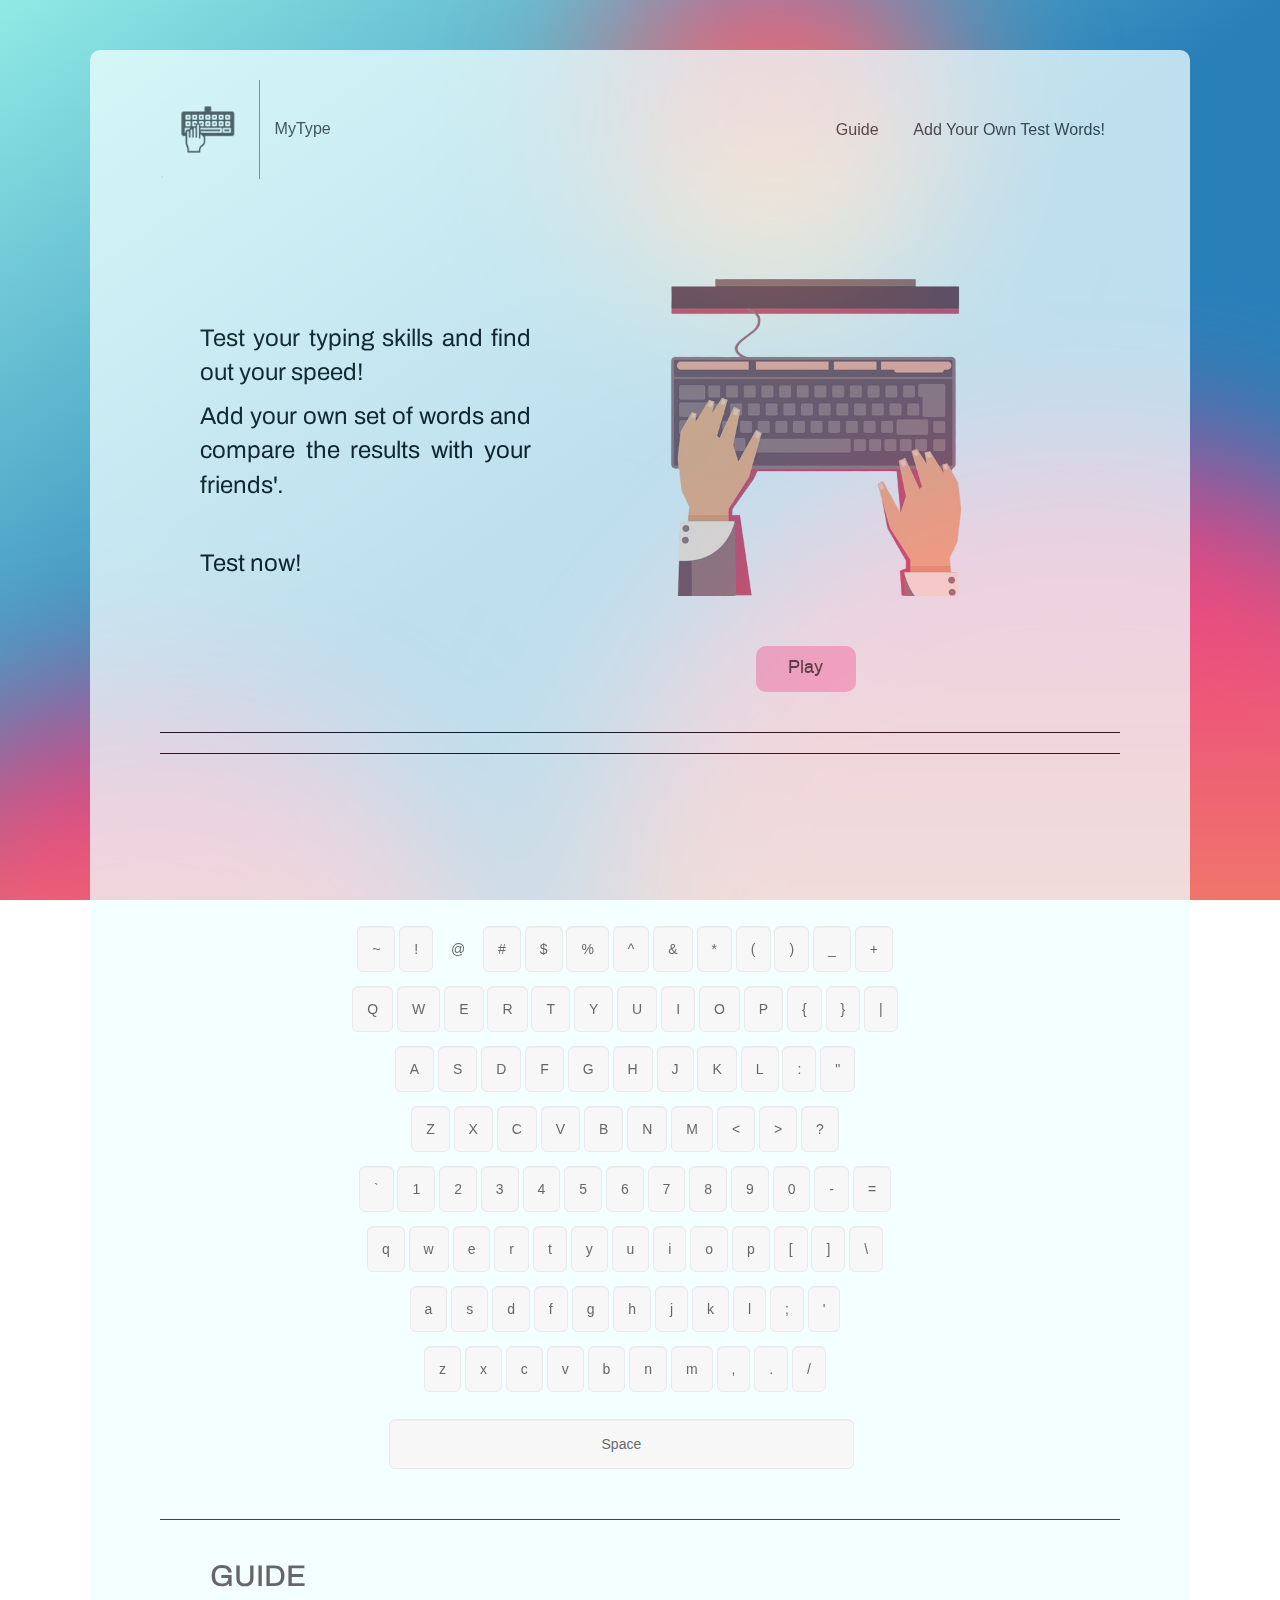
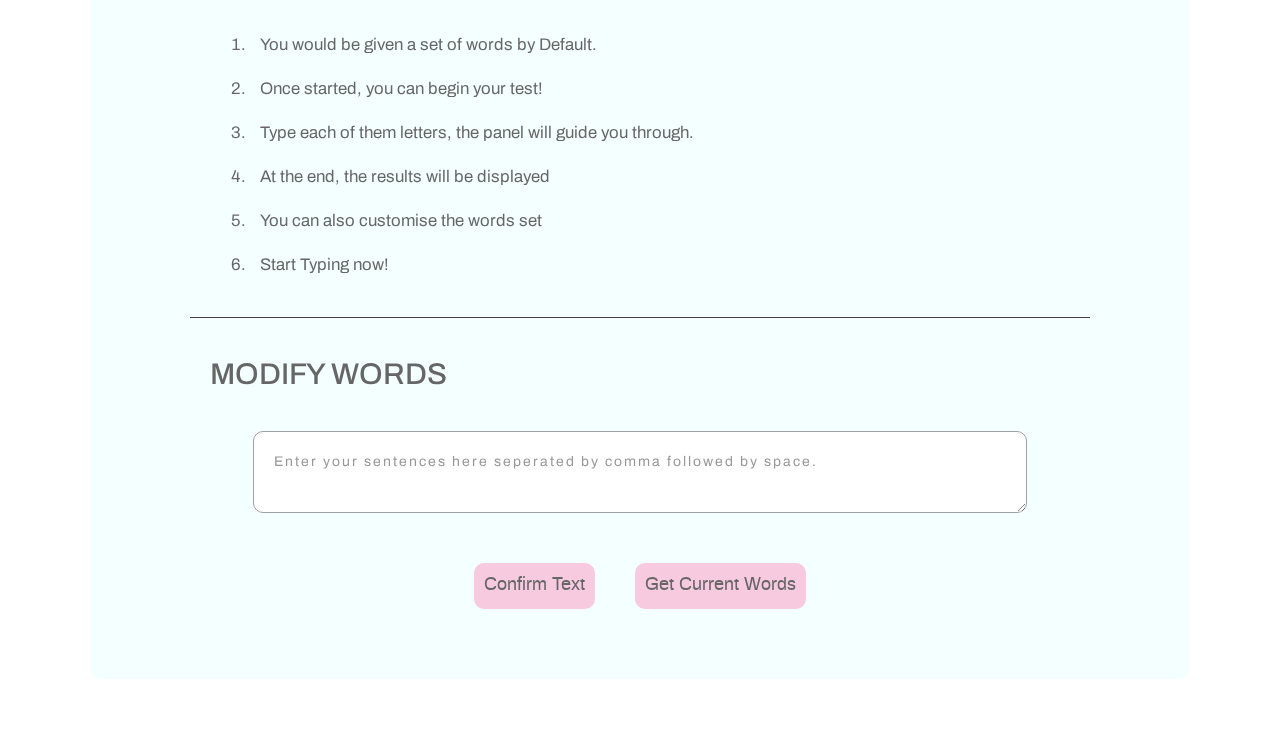
<file: index.html>
<!DOCTYPE html>
<html lang="en">

<head>
	<meta charset="UTF-8">
	<meta name="viewport" content="width=device-width, initial-scale=1.0">
	<meta http-equiv="X-UA-Compatible" content="ie=edge">
	<title>Just My Type</title>
	<link rel="stylesheet" href="https://maxcdn.bootstrapcdn.com/bootstrap/3.3.7/css/bootstrap.min.css" integrity="sha384-BVYiiSIFeK1dGmJRAkycuHAHRg32OmUcww7on3RYdg4Va+PmSTsz/K68vbdEjh4u"
	 crossorigin="anonymous">
	<link rel="stylesheet" href="assets/stylesheet.css">
	<link rel="stylesheet" href="styles.css">
	<link rel="stylesheet" href="styles2.css">
</head>
<body>
	<div class="main">
		<div id="circle1"></div>
		<div id="circle2"></div>
		<div id="circle3"></div>
	</div>
	<div class="container white" id="inner">
		<nav>
			<div class="logo">
				<img src="./assets/images/keyboard-removebg-preview.png" alt="keyboard icon" id="logo">
				MyType
			</div>
			<div class="ends">
				<a id="guide" href="#steps">Guide</a>
				<a id="array" href="#words">Add Your Own Test Words!</a>
			</div>
		</nav>
		<div class="container content">
			<div class="description">
				<p>Test your typing skills and find out your speed!<p>
				<p>Add your own set of words and compare the results with your friends'.</p>
				<br>
				<p>Test now!</p>
			</div>
			<div class="plays container">
				<img src="./assets/images/test-removebg-preview.png" alt="plays" id="content-image">
				<button type="button" onclick="blur();" class="start">Play</button>
			</div>
		</div>

		<div class="container" id="target">
			<div class="row col-md-12" id="prompt-container">
				<div class="row col-lg-12 text-center" id="sentence"></div>
				<div class="row col-lg-12 text-center" id="feedback"></div>
				<div class="row col-lg-12 text-center" id="target-letter"></div>
			</div>
			<div id="keys">
				<div class="text-center keyboard-container" id="keyboard-upper-container">
					<div class="row col-lg-12 keys-row">
						<span class="well well-lg key" id="126">~</span>
						<span class="well well-lg key" id="33">!</span>
						<span class="welll well-lg key" id="64">@</span>
						<span class="well well-lg key" id="35">#</span>
						<span class="well well-lg key" id="36">$</span>
						<span class="well well-lg key" id="37">%</span>
						<span class="well well-lg key" id="94">^</span>
						<span class="well well-lg key" id="38">&</span>
						<span class="well well-lg key" id="42">*</span>
						<span class="well well-lg key" id="40">(</span>
						<span class="well well-lg key" id="41">)</span>
						<span class="well well-lg key" id="95">_</span>
						<span class="well well-lg key" id="43">+</span>
					</div>
					<div class="row col-lg-12 keys-row">
						<span class="well well-lg key" id="81">Q</span>
						<span class="well well-lg key" id="87">W</span>
						<span class="well well-lg key" id="69">E</span>
						<span class="well well-lg key" id="82">R</span>
						<span class="well well-lg key" id="84">T</span>
						<span class="well well-lg key" id="89">Y</span>
						<span class="well well-lg key" id="85">U</span>
						<span class="well well-lg key" id="73">I</span>
						<span class="well well-lg key" id="79">O</span>
						<span class="well well-lg key" id="80">P</span>
						<span class="well well-lg key" id="123">{</span>
						<span class="well well-lg key" id="125">}</span>
						<span class="well well-lg key" id="124">|</span>
					</div>
					<div class="row col-lg-12 keys-row">
						<span class="well well-lg key" id="65">A</span>
						<span class="well well-lg key" id="83">S</span>
						<span class="well well-lg key" id="68">D</span>
						<span class="well well-lg key" id="70">F</span>
						<span class="well well-lg key" id="71">G</span>
						<span class="well well-lg key" id="72">H</span>
						<span class="well well-lg key" id="74">J</span>
						<span class="well well-lg key" id="75">K</span>
						<span class="well well-lg key" id="76">L</span>
						<span class="well well-lg key" id="58">:</span>
						<span class="well well-lg key" id="34">"</span>
					</div>
					<div class="row col-lg-12 keys-row">
						<span class="well well-lg key" id="90">Z</span>
						<span class="well well-lg key" id="88">X</span>
						<span class="well well-lg key" id="67">C</span>
						<span class="well well-lg key" id="86">V</span>
						<span class="well well-lg key" id="66">B</span>
						<span class="well well-lg key" id="78">N</span>
						<span class="well well-lg key" id="77">M</span>
						<span class="well well-lg key" id="60">&#60</span>
						<span class="well well-lg key" id="62">&#62</span>
						<span class="well well-lg key" id="63">?</span>
					</div>
				</div>
				<div class="text-center keyboard-container" id="keyboard-lower-container">
					<div class="row col-lg-12 keys-row">
						<span class="well well-lg key" id="96">`</span>
						<span class="well well-lg key" id="49">1</span>
						<span class="well well-lg key" id="50">2</span>
						<span class="well well-lg key" id="51">3</span>
						<span class="well well-lg key" id="52">4</span>
						<span class="well well-lg key" id="53">5</span>
						<span class="well well-lg key" id="54">6</span>
						<span class="well well-lg key" id="55">7</span>
						<span class="well well-lg key" id="56">8</span>
						<span class="well well-lg key" id="57">9</span>
						<span class="well well-lg key" id="48">0</span>
						<span class="well well-lg key" id="45">-</span>
						<span class="well well-lg key" id="61">=</span>
					</div>
					<div class="row col-lg-12 keys-row">
						<span class="well well-lg key" id="113">q</span>
						<span class="well well-lg key" id="119">w</span>
						<span class="well well-lg key" id="101">e</span>
						<span class="well well-lg key" id="114">r</span>
						<span class="well well-lg key" id="116">t</span>
						<span class="well well-lg key" id="121">y</span>
						<span class="well well-lg key" id="117">u</span>
						<span class="well well-lg key" id="105">i</span>
						<span class="well well-lg key" id="111">o</span>
						<span class="well well-lg key" id="112">p</span>
						<span class="well well-lg key" id="91">[</span>
						<span class="well well-lg key" id="93">]</span>
						<span class="well well-lg key" id="92">\</span>
					</div>
					<div class="row col-lg-12 keys-row">
						<span class="well well-lg key" id="97">a</span>
						<span class="well well-lg key" id="115">s</span>
						<span class="well well-lg key" id="100">d</span>
						<span class="well well-lg key" id="102">f</span>
						<span class="well well-lg key" id="103">g</span>
						<span class="well well-lg key" id="104">h</span>
						<span class="well well-lg key" id="106">j</span>
						<span class="well well-lg key" id="107">k</span>
						<span class="well well-lg key" id="108">l</span>
						<span class="well well-lg key" id="59">;</span>
						<span class="well well-lg key" id="39">'</span>
					</div>
					<div class="row col-lg-12 keys-row">
						<span class="well well-lg key" id="122">z</span>
						<span class="well well-lg key" id="120">x</span>
						<span class="well well-lg key" id="99">c</span>
						<span class="well well-lg key" id="118">v</span>
						<span class="well well-lg key" id="98">b</span>
						<span class="well well-lg key" id="110">n</span>
						<span class="well well-lg key" id="109">m</span>
						<span class="well well-lg key" id="44">,</span>
						<span class="well well-lg key" id="46">.</span>
						<span class="well well-lg key" id="47">/</span>
					</div>
				</div>
				<div class="row col-sm-6 text-center keys-row" id="space">
					<div class="well well-lg key" id="32">Space</div>
				</div>
			</div>
		</div>
		<div class="guide" id="steps">
			<h2>GUIDE</h2>
			<br>
			<ol>
				<li>You would be given a set of words by Default.</li>
				<li>Once started, you can begin your test!</li>
				<li>Type each of them letters, the panel will guide you through.</li>
				<li>At the end, the results will be displayed</li>
				<li>You can also customise the words set</li>
				<li>Start Typing now!</li>
			</ol>
		</div>
		<div id="words">
			<h2>MODIFY WORDS</h2>
			<textarea placeholder="Enter your sentences here seperated by comma followed by space."></textarea>
			<div>
				<button type="button" id="confirm">Confirm Text</button>
				<button type="button" id="current">Get Current Words</button>
			</div>
		</div>

	</div>
	
	<script
	src="https://code.jquery.com/jquery-3.6.0.js"
	integrity="sha256-H+K7U5CnXl1h5ywQfKtSj8PCmoN9aaq30gDh27Xc0jk="
	crossorigin="anonymous"></script>
	<script src="script.js"></script>
</body>
</html>
</file>
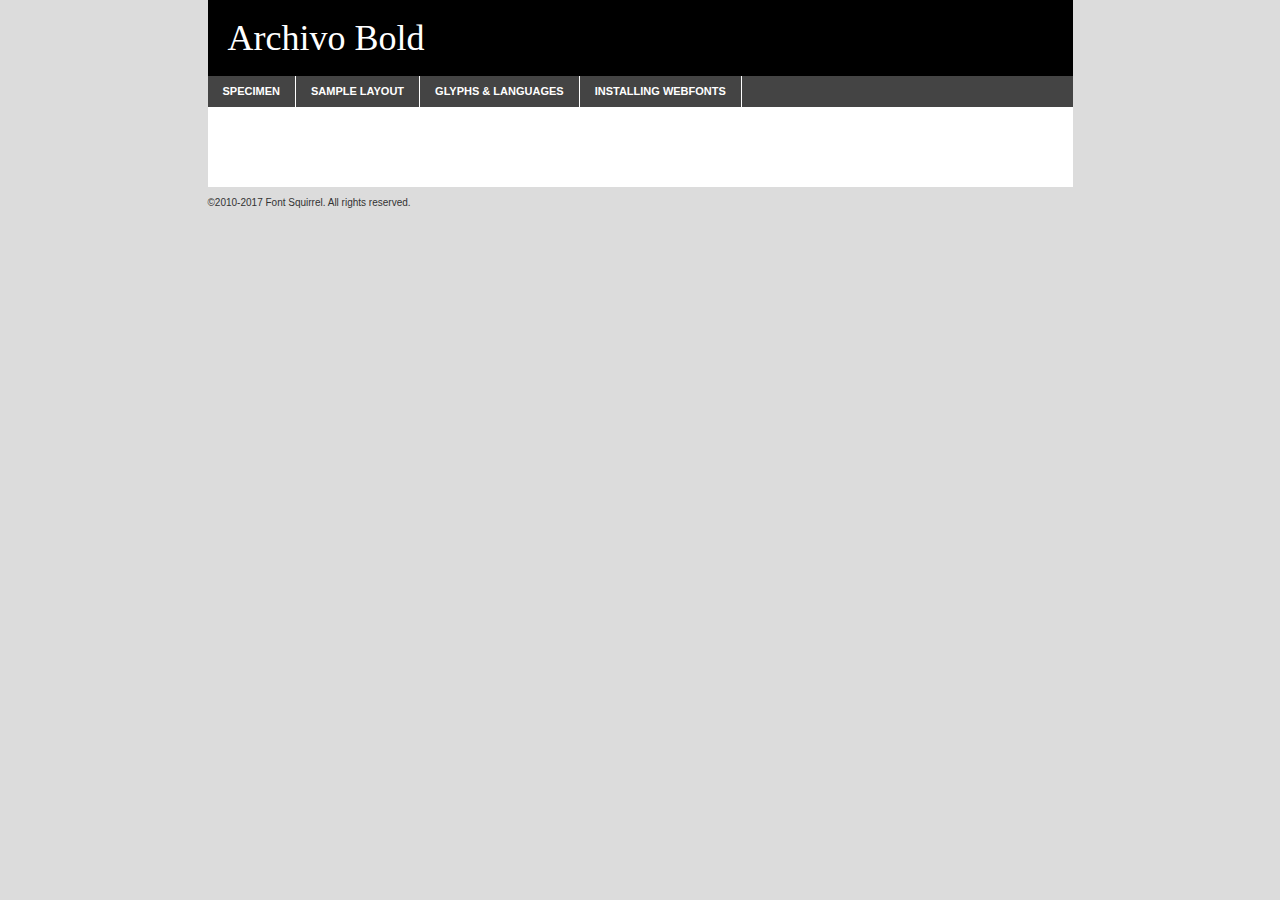
<file: assets/archivo-bold-demo.html>
<!DOCTYPE html PUBLIC "-//W3C//DTD XHTML 1.0 Transitional//EN"
	"http://www.w3.org/TR/xhtml1/DTD/xhtml1-transitional.dtd">

<html xmlns="http://www.w3.org/1999/xhtml" xml:lang="en" lang="en">
<head>
	<meta http-equiv="Content-Type" content="text/html; charset=utf-8" />
	<script src="http://ajax.googleapis.com/ajax/libs/jquery/1.7.2/jquery.min.js" type="text/javascript" charset="utf-8"></script>
	<script type="text/javascript">
	(function($){$.fn.easyTabs=function(option){var param=jQuery.extend({fadeSpeed:"fast",defaultContent:1,activeClass:'active'},option);$(this).each(function(){var thisId="#"+this.id;if(param.defaultContent==''){param.defaultContent=1;}
	if(typeof param.defaultContent=="number")
	{var defaultTab=$(thisId+" .tabs li:eq("+(param.defaultContent-1)+") a").attr('href').substr(1);}else{var defaultTab=param.defaultContent;}
	$(thisId+" .tabs li a").each(function(){var tabToHide=$(this).attr('href').substr(1);$("#"+tabToHide).addClass('easytabs-tab-content');});hideAll();changeContent(defaultTab);function hideAll(){$(thisId+" .easytabs-tab-content").hide();}
	function changeContent(tabId){hideAll();$(thisId+" .tabs li").removeClass(param.activeClass);$(thisId+" .tabs li a[href=#"+tabId+"]").closest('li').addClass(param.activeClass);if(param.fadeSpeed!="none")
	{$(thisId+" #"+tabId).fadeIn(param.fadeSpeed);}else{$(thisId+" #"+tabId).show();}}
	$(thisId+" .tabs li").click(function(){var tabId=$(this).find('a').attr('href').substr(1);changeContent(tabId);return false;});});}})(jQuery);
	</script>
	<link rel="stylesheet" href="specimen_files/specimen_stylesheet.css" type="text/css" charset="utf-8" />
	<link rel="stylesheet" href="stylesheet.css" type="text/css" charset="utf-8" />

	<style type="text/css">
					body{
				font-family: 'archivobold';
							}
		</style>

	<title>Archivo Bold Specimen</title>
	
	
	<script type="text/javascript" charset="utf-8">
		$(document).ready(function() {
			$('#container').easyTabs({defaultContent:1});
		});
	</script>
</head>

<body>
<div id="container">
	<div id="header">
		Archivo Bold	</div>
	<ul class="tabs">
		<li><a href="#specimen">Specimen</a></li>
		<li><a href="#layout">Sample Layout</a></li>
				<li><a href="#glyphs">Glyphs &amp; Languages</a></li>
		<li><a href="#installing">Installing Webfonts</a></li>
		
	</ul>
	
	<div id="main_content">

		
			<div id="specimen">
		
				<div class="section">
					<div class="grid12 firstcol">
						<div class="huge">AaBb</div>
					</div>
				</div>
		
				<div class="section">
					<div class="glyph_range">A&#x200B;B&#x200b;C&#x200b;D&#x200b;E&#x200b;F&#x200b;G&#x200b;H&#x200b;I&#x200b;J&#x200b;K&#x200b;L&#x200b;M&#x200b;N&#x200b;O&#x200b;P&#x200b;Q&#x200b;R&#x200b;S&#x200b;T&#x200b;U&#x200b;V&#x200b;W&#x200b;X&#x200b;Y&#x200b;Z&#x200b;a&#x200b;b&#x200b;c&#x200b;d&#x200b;e&#x200b;f&#x200b;g&#x200b;h&#x200b;i&#x200b;j&#x200b;k&#x200b;l&#x200b;m&#x200b;n&#x200b;o&#x200b;p&#x200b;q&#x200b;r&#x200b;s&#x200b;t&#x200b;u&#x200b;v&#x200b;w&#x200b;x&#x200b;y&#x200b;z&#x200b;1&#x200b;2&#x200b;3&#x200b;4&#x200b;5&#x200b;6&#x200b;7&#x200b;8&#x200b;9&#x200b;0&#x200b;&amp;&#x200b;.&#x200b;,&#x200b;?&#x200b;!&#x200b;&#64;&#x200b;(&#x200b;)&#x200b;#&#x200b;$&#x200b;%&#x200b;*&#x200b;+&#x200b;-&#x200b;=&#x200b;:&#x200b;;</div>
				</div>
				<div class="section">
					<div class="grid12 firstcol">
						<table class="sample_table">
							<tr><td>10</td><td class="size10">abcdefghijklmnopqrstuvwxyzABCDEFGHIJKLMNOPQRSTUVWXYZ0123456789abcdefghijklmnopqrstuvwxyzABCDEFGHIJKLMNOPQRSTUVWXYZ0123456789abcdefghijklmnopqrstuvwxyzABCDEFGHIJKLMNOPQRSTUVWXYZ</td></tr>
							<tr><td>11</td><td class="size11">abcdefghijklmnopqrstuvwxyzABCDEFGHIJKLMNOPQRSTUVWXYZ0123456789abcdefghijklmnopqrstuvwxyzABCDEFGHIJKLMNOPQRSTUVWXYZ0123456789abcdefghijklmnopqrstuvwxyzABCDEFGHIJKLMNOPQRSTUVWXYZ</td></tr>
							<tr><td>12</td><td class="size12">abcdefghijklmnopqrstuvwxyzABCDEFGHIJKLMNOPQRSTUVWXYZ0123456789abcdefghijklmnopqrstuvwxyzABCDEFGHIJKLMNOPQRSTUVWXYZ0123456789abcdefghijklmnopqrstuvwxyzABCDEFGHIJKLMNOPQRSTUVWXYZ</td></tr>
							<tr><td>13</td><td class="size13">abcdefghijklmnopqrstuvwxyzABCDEFGHIJKLMNOPQRSTUVWXYZ0123456789abcdefghijklmnopqrstuvwxyzABCDEFGHIJKLMNOPQRSTUVWXYZ0123456789abcdefghijklmnopqrstuvwxyzABCDEFGHIJKLMNOPQRSTUVWXYZ</td></tr>
							<tr><td>14</td><td class="size14">abcdefghijklmnopqrstuvwxyzABCDEFGHIJKLMNOPQRSTUVWXYZ0123456789abcdefghijklmnopqrstuvwxyzABCDEFGHIJKLMNOPQRSTUVWXYZ0123456789abcdefghijklmnopqrstuvwxyzABCDEFGHIJKLMNOPQRSTUVWXYZ</td></tr>
							<tr><td>16</td><td class="size16">abcdefghijklmnopqrstuvwxyzABCDEFGHIJKLMNOPQRSTUVWXYZ0123456789abcdefghijklmnopqrstuvwxyzABCDEFGHIJKLMNOPQRSTUVWXYZ</td></tr>
							<tr><td>18</td><td class="size18">abcdefghijklmnopqrstuvwxyzABCDEFGHIJKLMNOPQRSTUVWXYZ0123456789abcdefghijklmnopqrstuvwxyzABCDEFGHIJKLMNOPQRSTUVWXYZ</td></tr>
							<tr><td>20</td><td class="size20">abcdefghijklmnopqrstuvwxyzABCDEFGHIJKLMNOPQRSTUVWXYZ0123456789abcdefghijklmnopqrstuvwxyzABCDEFGHIJKLMNOPQRSTUVWXYZ</td></tr>
							<tr><td>24</td><td class="size24">abcdefghijklmnopqrstuvwxyzABCDEFGHIJKLMNOPQRSTUVWXYZ0123456789abcdefghijklmnopqrstuvwxyzABCDEFGHIJKLMNOPQRSTUVWXYZ</td></tr>
							<tr><td>30</td><td class="size30">abcdefghijklmnopqrstuvwxyzABCDEFGHIJKLMNOPQRSTUVWXYZ0123456789abcdefghijklmnopqrstuvwxyzABCDEFGHIJKLMNOPQRSTUVWXYZ</td></tr>
							<tr><td>36</td><td class="size36">abcdefghijklmnopqrstuvwxyzABCDEFGHIJKLMNOPQRSTUVWXYZ0123456789abcdefghijklmnopqrstuvwxyzABCDEFGHIJKLMNOPQRSTUVWXYZ</td></tr>
							<tr><td>48</td><td class="size48">abcdefghijklmnopqrstuvwxyzABCDEFGHIJKLMNOPQRSTUVWXYZ0123456789abcdefghijklmnopqrstuvwxyzABCDEFGHIJKLMNOPQRSTUVWXYZ</td></tr>
							<tr><td>60</td><td class="size60">abcdefghijklmnopqrstuvwxyzABCDEFGHIJKLMNOPQRSTUVWXYZ0123456789abcdefghijklmnopqrstuvwxyzABCDEFGHIJKLMNOPQRSTUVWXYZ</td></tr>
							<tr><td>72</td><td class="size72">abcdefghijklmnopqrstuvwxyzABCDEFGHIJKLMNOPQRSTUVWXYZ0123456789abcdefghijklmnopqrstuvwxyzABCDEFGHIJKLMNOPQRSTUVWXYZ</td></tr>
							<tr><td>90</td><td class="size90">abcdefghijklmnopqrstuvwxyzABCDEFGHIJKLMNOPQRSTUVWXYZ0123456789abcdefghijklmnopqrstuvwxyzABCDEFGHIJKLMNOPQRSTUVWXYZ</td></tr>
						</table>
				
					</div>
			
				</div>
		
		
		
								<div class="section" id="bodycomparison">


										<div id="xheight">
				<div class="fontbody">&#x25FC;&#x25FC;&#x25FC;&#x25FC;&#x25FC;&#x25FC;&#x25FC;&#x25FC;&#x25FC;&#x25FC;&#x25FC;&#x25FC;&#x25FC;&#x25FC;&#x25FC;&#x25FC;&#x25FC;&#x25FC;&#x25FC;&#x25FC;&#x25FC;&#x25FC;&#x25FC;&#x25FC;&#x25FC;&#x25FC;&#x25FC;&#x25FC;&#x25FC;&#x25FC;&#x25FC;&#x25FC;&#x25FC;&#x25FC;&#x25FC;&#x25FC;&#x25FC;&#x25FC;&#x25FC;&#x25FC;&#x25FC;&#x25FC;&#x25FC;&#x25FC;&#x25FC;&#x25FC;&#x25FC;&#x25FC;&#x25FC;&#x25FC;&#x25FC;&#x25FC;&#x25FC;&#x25FC;&#x25FC;&#x25FC;&#x25FC;&#x25FC;&#x25FC;&#x25FC;&#x25FC;&#x25FC;&#x25FC;&#x25FC;&#x25FC;&#x25FC;&#x25FC;&#x25FC;&#x25FC;&#x25FC;&#x25FC;&#x25FC;&#x25FC;&#x25FC;&#x25FC;&#x25FC;&#x25FC;&#x25FC;&#x25FC;&#x25FC;&#x25FC;&#x25FC;&#x25FC;&#x25FC;&#x25FC;&#x25FC;&#x25FC;&#x25FC;&#x25FC;&#x25FC;&#x25FC;&#x25FC;&#x25FC;&#x25FC;&#x25FC;&#x25FC;&#x25FC;&#x25FC;&#x25FC;body</div><div class="arialbody">body</div><div class="verdanabody">body</div><div class="georgiabody">body</div></div>
										<div class="fontbody" style="z-index:1">
											body<span>Archivo Bold</span>
										</div>
										<div class="arialbody" style="z-index:1">
											body<span>Arial</span>
										</div>
										<div class="verdanabody" style="z-index:1">
											body<span>Verdana</span>
										</div>
										<div class="georgiabody" style="z-index:1">
											body<span>Georgia</span>
										</div>



								</div>
		
		
				<div class="section psample psample_row1" id="">
					
					<div class="grid2 firstcol">
						<p class="size10"><span>10.</span>Aenean lacinia bibendum nulla sed consectetur. Fusce dapibus, tellus ac cursus commodo, tortor mauris condimentum nibh, ut fermentum massa justo sit amet risus. Nullam id dolor id nibh ultricies vehicula ut id elit. Cum sociis natoque penatibus et magnis dis parturient montes, nascetur ridiculus mus. Nulla vitae elit libero, a pharetra augue.</p>
			
					</div>
					<div class="grid3">
						<p class="size11"><span>11.</span>Aenean lacinia bibendum nulla sed consectetur. Fusce dapibus, tellus ac cursus commodo, tortor mauris condimentum nibh, ut fermentum massa justo sit amet risus. Nullam id dolor id nibh ultricies vehicula ut id elit. Cum sociis natoque penatibus et magnis dis parturient montes, nascetur ridiculus mus. Nulla vitae elit libero, a pharetra augue.</p>
			
					</div>
					<div class="grid3">
						<p class="size12"><span>12.</span>Aenean lacinia bibendum nulla sed consectetur. Fusce dapibus, tellus ac cursus commodo, tortor mauris condimentum nibh, ut fermentum massa justo sit amet risus. Nullam id dolor id nibh ultricies vehicula ut id elit. Cum sociis natoque penatibus et magnis dis parturient montes, nascetur ridiculus mus. Nulla vitae elit libero, a pharetra augue.</p>
			
					</div>
					<div class="grid4">
						<p class="size13"><span>13.</span>Aenean lacinia bibendum nulla sed consectetur. Fusce dapibus, tellus ac cursus commodo, tortor mauris condimentum nibh, ut fermentum massa justo sit amet risus. Nullam id dolor id nibh ultricies vehicula ut id elit. Cum sociis natoque penatibus et magnis dis parturient montes, nascetur ridiculus mus. Nulla vitae elit libero, a pharetra augue.</p>
			
					</div>
					<div class="white_blend"></div>
					
				</div>
				<div class="section psample psample_row2" id="">
					<div class="grid3 firstcol">
						<p class="size14"><span>14.</span>Aenean lacinia bibendum nulla sed consectetur. Fusce dapibus, tellus ac cursus commodo, tortor mauris condimentum nibh, ut fermentum massa justo sit amet risus. Nullam id dolor id nibh ultricies vehicula ut id elit. Cum sociis natoque penatibus et magnis dis parturient montes, nascetur ridiculus mus. Nulla vitae elit libero, a pharetra augue.</p>
			
					</div>
					<div class="grid4">
						<p class="size16"><span>16.</span>Aenean lacinia bibendum nulla sed consectetur. Fusce dapibus, tellus ac cursus commodo, tortor mauris condimentum nibh, ut fermentum massa justo sit amet risus. Nullam id dolor id nibh ultricies vehicula ut id elit. Cum sociis natoque penatibus et magnis dis parturient montes, nascetur ridiculus mus. Nulla vitae elit libero, a pharetra augue.</p>
			
					</div>
					<div class="grid5">
						<p class="size18"><span>18.</span>Aenean lacinia bibendum nulla sed consectetur. Fusce dapibus, tellus ac cursus commodo, tortor mauris condimentum nibh, ut fermentum massa justo sit amet risus. Nullam id dolor id nibh ultricies vehicula ut id elit. Cum sociis natoque penatibus et magnis dis parturient montes, nascetur ridiculus mus. Nulla vitae elit libero, a pharetra augue.</p>
			
					</div>

					<div class="white_blend"></div>

				</div>
				
				<div class="section psample psample_row3" id="">
					<div class="grid5 firstcol">
						<p class="size20"><span>20.</span>Aenean lacinia bibendum nulla sed consectetur. Fusce dapibus, tellus ac cursus commodo, tortor mauris condimentum nibh, ut fermentum massa justo sit amet risus. Nullam id dolor id nibh ultricies vehicula ut id elit. Cum sociis natoque penatibus et magnis dis parturient montes, nascetur ridiculus mus. Nulla vitae elit libero, a pharetra augue.</p>
					</div>
					<div class="grid7">
						<p class="size24"><span>24.</span>Aenean lacinia bibendum nulla sed consectetur. Fusce dapibus, tellus ac cursus commodo, tortor mauris condimentum nibh, ut fermentum massa justo sit amet risus. Nullam id dolor id nibh ultricies vehicula ut id elit. Cum sociis natoque penatibus et magnis dis parturient montes, nascetur ridiculus mus. Nulla vitae elit libero, a pharetra augue.</p>
					</div>
					
					<div class="white_blend"></div>
					
				</div>
				
				<div class="section psample psample_row4" id="">
					<div class="grid12 firstcol">
						<p class="size30"><span>30.</span>Aenean lacinia bibendum nulla sed consectetur. Fusce dapibus, tellus ac cursus commodo, tortor mauris condimentum nibh, ut fermentum massa justo sit amet risus. Nullam id dolor id nibh ultricies vehicula ut id elit. Cum sociis natoque penatibus et magnis dis parturient montes, nascetur ridiculus mus. Nulla vitae elit libero, a pharetra augue.</p>
					</div>
					<div class="white_blend"></div>
					
				</div>
				
				
				
				<div class="section psample psample_row1 fullreverse">
					<div class="grid2 firstcol">
						<p class="size10"><span>10.</span>Aenean lacinia bibendum nulla sed consectetur. Fusce dapibus, tellus ac cursus commodo, tortor mauris condimentum nibh, ut fermentum massa justo sit amet risus. Nullam id dolor id nibh ultricies vehicula ut id elit. Cum sociis natoque penatibus et magnis dis parturient montes, nascetur ridiculus mus. Nulla vitae elit libero, a pharetra augue.</p>
			
					</div>
					<div class="grid3">
						<p class="size11"><span>11.</span>Aenean lacinia bibendum nulla sed consectetur. Fusce dapibus, tellus ac cursus commodo, tortor mauris condimentum nibh, ut fermentum massa justo sit amet risus. Nullam id dolor id nibh ultricies vehicula ut id elit. Cum sociis natoque penatibus et magnis dis parturient montes, nascetur ridiculus mus. Nulla vitae elit libero, a pharetra augue.</p>
			
					</div>
					<div class="grid3">
						<p class="size12"><span>12.</span>Aenean lacinia bibendum nulla sed consectetur. Fusce dapibus, tellus ac cursus commodo, tortor mauris condimentum nibh, ut fermentum massa justo sit amet risus. Nullam id dolor id nibh ultricies vehicula ut id elit. Cum sociis natoque penatibus et magnis dis parturient montes, nascetur ridiculus mus. Nulla vitae elit libero, a pharetra augue.</p>
			
					</div>
					<div class="grid4">
						<p class="size13"><span>13.</span>Aenean lacinia bibendum nulla sed consectetur. Fusce dapibus, tellus ac cursus commodo, tortor mauris condimentum nibh, ut fermentum massa justo sit amet risus. Nullam id dolor id nibh ultricies vehicula ut id elit. Cum sociis natoque penatibus et magnis dis parturient montes, nascetur ridiculus mus. Nulla vitae elit libero, a pharetra augue.</p>
			
					</div>
					<div class="black_blend"></div>
					
				</div>
				
				<div class="section psample psample_row2 fullreverse">
					<div class="grid3 firstcol">
						<p class="size14"><span>14.</span>Aenean lacinia bibendum nulla sed consectetur. Fusce dapibus, tellus ac cursus commodo, tortor mauris condimentum nibh, ut fermentum massa justo sit amet risus. Nullam id dolor id nibh ultricies vehicula ut id elit. Cum sociis natoque penatibus et magnis dis parturient montes, nascetur ridiculus mus. Nulla vitae elit libero, a pharetra augue.</p>
			
					</div>
					<div class="grid4">
						<p class="size16"><span>16.</span>Aenean lacinia bibendum nulla sed consectetur. Fusce dapibus, tellus ac cursus commodo, tortor mauris condimentum nibh, ut fermentum massa justo sit amet risus. Nullam id dolor id nibh ultricies vehicula ut id elit. Cum sociis natoque penatibus et magnis dis parturient montes, nascetur ridiculus mus. Nulla vitae elit libero, a pharetra augue.</p>
			
					</div>
					<div class="grid5">
						<p class="size18"><span>18.</span>Aenean lacinia bibendum nulla sed consectetur. Fusce dapibus, tellus ac cursus commodo, tortor mauris condimentum nibh, ut fermentum massa justo sit amet risus. Nullam id dolor id nibh ultricies vehicula ut id elit. Cum sociis natoque penatibus et magnis dis parturient montes, nascetur ridiculus mus. Nulla vitae elit libero, a pharetra augue.</p>
			
					</div>
					<div class="black_blend"></div>

				</div>
				
				<div class="section psample fullreverse psample_row3" id="">
					<div class="grid5 firstcol">
						<p class="size20"><span>20.</span>Aenean lacinia bibendum nulla sed consectetur. Fusce dapibus, tellus ac cursus commodo, tortor mauris condimentum nibh, ut fermentum massa justo sit amet risus. Nullam id dolor id nibh ultricies vehicula ut id elit. Cum sociis natoque penatibus et magnis dis parturient montes, nascetur ridiculus mus. Nulla vitae elit libero, a pharetra augue.</p>
					</div>
					<div class="grid7">
						<p class="size24"><span>24.</span>Aenean lacinia bibendum nulla sed consectetur. Fusce dapibus, tellus ac cursus commodo, tortor mauris condimentum nibh, ut fermentum massa justo sit amet risus. Nullam id dolor id nibh ultricies vehicula ut id elit. Cum sociis natoque penatibus et magnis dis parturient montes, nascetur ridiculus mus. Nulla vitae elit libero, a pharetra augue.</p>
					</div>
					
					<div class="black_blend"></div>
					
				</div>
				
				<div class="section psample fullreverse psample_row4" id="" style="border-bottom: 20px #000 solid;">
					<div class="grid12 firstcol">
						<p class="size30"><span>30.</span>Aenean lacinia bibendum nulla sed consectetur. Fusce dapibus, tellus ac cursus commodo, tortor mauris condimentum nibh, ut fermentum massa justo sit amet risus. Nullam id dolor id nibh ultricies vehicula ut id elit. Cum sociis natoque penatibus et magnis dis parturient montes, nascetur ridiculus mus. Nulla vitae elit libero, a pharetra augue.</p>
					</div>
					<div class="black_blend"></div>
					
				</div>
				
				
				
				
			</div>
			
			<div id="layout">
				
				<div class="section">
					
					<div class="grid12 firstcol">
						<h1>Lorem Ipsum Dolor</h1>
						<h2>Etiam porta sem malesuada magna mollis euismod</h2>
						
						<p class="byline">By <a href="#link">Aenean Lacinia</a></p>
					</div>
				</div>
				<div class="section">
					<div class="grid8 firstcol">
						<p class="large">Donec sed odio dui. Morbi leo risus, porta ac consectetur ac, vestibulum at eros. Fusce dapibus, tellus ac cursus commodo, tortor mauris condimentum nibh, ut fermentum massa justo sit amet risus. </p>

						
						<h3>Pellentesque ornare sem</h3>

						<p>Maecenas sed diam eget risus varius blandit sit amet non magna. Maecenas faucibus mollis interdum. Donec ullamcorper nulla non metus auctor fringilla. Nullam id dolor id nibh ultricies vehicula ut id elit. Nullam id dolor id nibh ultricies vehicula ut id elit. </p>

						<p>Aenean eu leo quam. Pellentesque ornare sem lacinia quam venenatis vestibulum. Lorem ipsum dolor sit amet, consectetur adipiscing elit. Cum sociis natoque penatibus et magnis dis parturient montes, nascetur ridiculus mus. </p>

						<p>Nulla vitae elit libero, a pharetra augue. Praesent commodo cursus magna, vel scelerisque nisl consectetur et. Aenean lacinia bibendum nulla sed consectetur. </p>

						<p>Nullam quis risus eget urna mollis ornare vel eu leo. Nullam quis risus eget urna mollis ornare vel eu leo. Maecenas sed diam eget risus varius blandit sit amet non magna. Donec ullamcorper nulla non metus auctor fringilla. </p>

						<h3>Cras mattis consectetur</h3>

						<p>Aenean eu leo quam. Pellentesque ornare sem lacinia quam venenatis vestibulum. Aenean lacinia bibendum nulla sed consectetur. Integer posuere erat a ante venenatis dapibus posuere velit aliquet. Cras mattis consectetur purus sit amet fermentum. </p>

						<p>Nullam id dolor id nibh ultricies vehicula ut id elit. Nullam quis risus eget urna mollis ornare vel eu leo. Cras mattis consectetur purus sit amet fermentum.</p>
					</div>
					
					<div class="grid4 sidebar">
						
						<div class="box reverse">
							<p class="last">Nullam quis risus eget urna mollis ornare vel eu leo. Donec ullamcorper nulla non metus auctor fringilla. Cras mattis consectetur purus sit amet fermentum. Sed posuere consectetur est at lobortis. Lorem ipsum dolor sit amet, consectetur adipiscing elit. </p>
						</div>
						
						<p class="caption">Maecenas sed diam eget risus varius.</p>

						<p>Vestibulum id ligula porta felis euismod semper. Integer posuere erat a ante venenatis dapibus posuere velit aliquet. Vestibulum id ligula porta felis euismod semper. Sed posuere consectetur est at lobortis. Maecenas sed diam eget risus varius blandit sit amet non magna. Fusce dapibus, tellus ac cursus commodo, tortor mauris condimentum nibh, ut fermentum massa justo sit amet risus. </p>

					

						<p>Duis mollis, est non commodo luctus, nisi erat porttitor ligula, eget lacinia odio sem nec elit. Aenean lacinia bibendum nulla sed consectetur. Vivamus sagittis lacus vel augue laoreet rutrum faucibus dolor auctor. Aenean lacinia bibendum nulla sed consectetur. Nullam quis risus eget urna mollis ornare vel eu leo. </p>

						<p>Praesent commodo cursus magna, vel scelerisque nisl consectetur et. Donec ullamcorper nulla non metus auctor fringilla. Maecenas faucibus mollis interdum. Fusce dapibus, tellus ac cursus commodo, tortor mauris condimentum nibh, ut fermentum massa justo sit amet risus. </p>

					</div>
				</div>
				
			</div>


			



		<div id="glyphs">
			<div class="section">
				<div class="grid12 firstcol">
			
				<h1>Language Support</h1>
				<p>The subset of Archivo Bold in this kit supports the following languages:<br />
			
					Albanian, Basque, Breton, Chamorro, Danish, Dutch, English, Faroese, Finnish, French, Frisian, Galician, German, Icelandic, Italian, Malagasy, Norwegian, Portuguese, Spanish, Alsatian, Aragonese, Arapaho, Arrernte, Asturian, Aymara, Bislama, Cebuano, Corsican, Fijian, French_creole, Genoese, Gilbertese, Greenlandic, Haitian_creole, Hiligaynon, Hmong, Hopi, Ibanag, Iloko_ilokano, Indonesian, Interglossa_glosa, Interlingua, Irish_gaelic, Jerriais, Lojban, Lombard, Luxembourgeois, Manx, Mohawk, Norfolk_pitcairnese, Occitan, Oromo, Pangasinan, Papiamento, Piedmontese, Potawatomi, Rhaeto-romance, Romansh, Rotokas, Sami_lule, Samoan, Sardinian, Scots_gaelic, Seychelles_creole, Shona, Sicilian, Somali, Southern_ndebele, Swahili, Swati_swazi, Tagalog_filipino_pilipino, Tetum, Tok_pisin, Uyghur_latinized, Volapuk, Walloon, Warlpiri, Xhosa, Yapese, Zulu, Latinbasic, Ubasic, Demo				</p>
				<h1>Glyph Chart</h1>
				<p>The subset of Archivo Bold in this kit includes all the glyphs listed below. Unicode entities are included above each glyph to help you insert individual characters into your layout.</p>
				<div id="glyph_chart">
			
																														 <div><p>&amp;#13;</p>&#13;</div>
																				 <div><p>&amp;#32;</p>&#32;</div>
																				 <div><p>&amp;#33;</p>&#33;</div>
																				 <div><p>&amp;#34;</p>&#34;</div>
																				 <div><p>&amp;#35;</p>&#35;</div>
																				 <div><p>&amp;#36;</p>&#36;</div>
																				 <div><p>&amp;#37;</p>&#37;</div>
																				 <div><p>&amp;#38;</p>&#38;</div>
																				 <div><p>&amp;#39;</p>&#39;</div>
																				 <div><p>&amp;#40;</p>&#40;</div>
																				 <div><p>&amp;#41;</p>&#41;</div>
																				 <div><p>&amp;#42;</p>&#42;</div>
																				 <div><p>&amp;#43;</p>&#43;</div>
																				 <div><p>&amp;#44;</p>&#44;</div>
																				 <div><p>&amp;#45;</p>&#45;</div>
																				 <div><p>&amp;#46;</p>&#46;</div>
																				 <div><p>&amp;#47;</p>&#47;</div>
																				 <div><p>&amp;#48;</p>&#48;</div>
																				 <div><p>&amp;#49;</p>&#49;</div>
																				 <div><p>&amp;#50;</p>&#50;</div>
																				 <div><p>&amp;#51;</p>&#51;</div>
																				 <div><p>&amp;#52;</p>&#52;</div>
																				 <div><p>&amp;#53;</p>&#53;</div>
																				 <div><p>&amp;#54;</p>&#54;</div>
																				 <div><p>&amp;#55;</p>&#55;</div>
																				 <div><p>&amp;#56;</p>&#56;</div>
																				 <div><p>&amp;#57;</p>&#57;</div>
																				 <div><p>&amp;#58;</p>&#58;</div>
																				 <div><p>&amp;#59;</p>&#59;</div>
																				 <div><p>&amp;#60;</p>&#60;</div>
																				 <div><p>&amp;#61;</p>&#61;</div>
																				 <div><p>&amp;#62;</p>&#62;</div>
																				 <div><p>&amp;#63;</p>&#63;</div>
																				 <div><p>&amp;#64;</p>&#64;</div>
																				 <div><p>&amp;#65;</p>&#65;</div>
																				 <div><p>&amp;#66;</p>&#66;</div>
																				 <div><p>&amp;#67;</p>&#67;</div>
																				 <div><p>&amp;#68;</p>&#68;</div>
																				 <div><p>&amp;#69;</p>&#69;</div>
																				 <div><p>&amp;#70;</p>&#70;</div>
																				 <div><p>&amp;#71;</p>&#71;</div>
																				 <div><p>&amp;#72;</p>&#72;</div>
																				 <div><p>&amp;#73;</p>&#73;</div>
																				 <div><p>&amp;#74;</p>&#74;</div>
																				 <div><p>&amp;#75;</p>&#75;</div>
																				 <div><p>&amp;#76;</p>&#76;</div>
																				 <div><p>&amp;#77;</p>&#77;</div>
																				 <div><p>&amp;#78;</p>&#78;</div>
																				 <div><p>&amp;#79;</p>&#79;</div>
																				 <div><p>&amp;#80;</p>&#80;</div>
																				 <div><p>&amp;#81;</p>&#81;</div>
																				 <div><p>&amp;#82;</p>&#82;</div>
																				 <div><p>&amp;#83;</p>&#83;</div>
																				 <div><p>&amp;#84;</p>&#84;</div>
																				 <div><p>&amp;#85;</p>&#85;</div>
																				 <div><p>&amp;#86;</p>&#86;</div>
																				 <div><p>&amp;#87;</p>&#87;</div>
																				 <div><p>&amp;#88;</p>&#88;</div>
																				 <div><p>&amp;#89;</p>&#89;</div>
																				 <div><p>&amp;#90;</p>&#90;</div>
																				 <div><p>&amp;#91;</p>&#91;</div>
																				 <div><p>&amp;#92;</p>&#92;</div>
																				 <div><p>&amp;#93;</p>&#93;</div>
																				 <div><p>&amp;#94;</p>&#94;</div>
																				 <div><p>&amp;#95;</p>&#95;</div>
																				 <div><p>&amp;#96;</p>&#96;</div>
																				 <div><p>&amp;#97;</p>&#97;</div>
																				 <div><p>&amp;#98;</p>&#98;</div>
																				 <div><p>&amp;#99;</p>&#99;</div>
																				 <div><p>&amp;#100;</p>&#100;</div>
																				 <div><p>&amp;#101;</p>&#101;</div>
																				 <div><p>&amp;#102;</p>&#102;</div>
																				 <div><p>&amp;#103;</p>&#103;</div>
																				 <div><p>&amp;#104;</p>&#104;</div>
																				 <div><p>&amp;#105;</p>&#105;</div>
																				 <div><p>&amp;#106;</p>&#106;</div>
																				 <div><p>&amp;#107;</p>&#107;</div>
																				 <div><p>&amp;#108;</p>&#108;</div>
																				 <div><p>&amp;#109;</p>&#109;</div>
																				 <div><p>&amp;#110;</p>&#110;</div>
																				 <div><p>&amp;#111;</p>&#111;</div>
																				 <div><p>&amp;#112;</p>&#112;</div>
																				 <div><p>&amp;#113;</p>&#113;</div>
																				 <div><p>&amp;#114;</p>&#114;</div>
																				 <div><p>&amp;#115;</p>&#115;</div>
																				 <div><p>&amp;#116;</p>&#116;</div>
																				 <div><p>&amp;#117;</p>&#117;</div>
																				 <div><p>&amp;#118;</p>&#118;</div>
																				 <div><p>&amp;#119;</p>&#119;</div>
																				 <div><p>&amp;#120;</p>&#120;</div>
																				 <div><p>&amp;#121;</p>&#121;</div>
																				 <div><p>&amp;#122;</p>&#122;</div>
																				 <div><p>&amp;#123;</p>&#123;</div>
																				 <div><p>&amp;#124;</p>&#124;</div>
																				 <div><p>&amp;#125;</p>&#125;</div>
																				 <div><p>&amp;#126;</p>&#126;</div>
																				 <div><p>&amp;#160;</p>&#160;</div>
																				 <div><p>&amp;#161;</p>&#161;</div>
																				 <div><p>&amp;#162;</p>&#162;</div>
																				 <div><p>&amp;#163;</p>&#163;</div>
																				 <div><p>&amp;#164;</p>&#164;</div>
																				 <div><p>&amp;#165;</p>&#165;</div>
																				 <div><p>&amp;#166;</p>&#166;</div>
																				 <div><p>&amp;#167;</p>&#167;</div>
																				 <div><p>&amp;#168;</p>&#168;</div>
																				 <div><p>&amp;#169;</p>&#169;</div>
																				 <div><p>&amp;#170;</p>&#170;</div>
																				 <div><p>&amp;#171;</p>&#171;</div>
																				 <div><p>&amp;#172;</p>&#172;</div>
																				 <div><p>&amp;#173;</p>&#173;</div>
																				 <div><p>&amp;#174;</p>&#174;</div>
																				 <div><p>&amp;#175;</p>&#175;</div>
																				 <div><p>&amp;#176;</p>&#176;</div>
																				 <div><p>&amp;#177;</p>&#177;</div>
																				 <div><p>&amp;#178;</p>&#178;</div>
																				 <div><p>&amp;#179;</p>&#179;</div>
																				 <div><p>&amp;#180;</p>&#180;</div>
																				 <div><p>&amp;#181;</p>&#181;</div>
																				 <div><p>&amp;#182;</p>&#182;</div>
																				 <div><p>&amp;#183;</p>&#183;</div>
																				 <div><p>&amp;#184;</p>&#184;</div>
																				 <div><p>&amp;#185;</p>&#185;</div>
																				 <div><p>&amp;#186;</p>&#186;</div>
																				 <div><p>&amp;#187;</p>&#187;</div>
																				 <div><p>&amp;#188;</p>&#188;</div>
																				 <div><p>&amp;#189;</p>&#189;</div>
																				 <div><p>&amp;#190;</p>&#190;</div>
																				 <div><p>&amp;#191;</p>&#191;</div>
																				 <div><p>&amp;#192;</p>&#192;</div>
																				 <div><p>&amp;#193;</p>&#193;</div>
																				 <div><p>&amp;#194;</p>&#194;</div>
																				 <div><p>&amp;#195;</p>&#195;</div>
																				 <div><p>&amp;#196;</p>&#196;</div>
																				 <div><p>&amp;#197;</p>&#197;</div>
																				 <div><p>&amp;#198;</p>&#198;</div>
																				 <div><p>&amp;#199;</p>&#199;</div>
																				 <div><p>&amp;#200;</p>&#200;</div>
																				 <div><p>&amp;#201;</p>&#201;</div>
																				 <div><p>&amp;#202;</p>&#202;</div>
																				 <div><p>&amp;#203;</p>&#203;</div>
																				 <div><p>&amp;#204;</p>&#204;</div>
																				 <div><p>&amp;#205;</p>&#205;</div>
																				 <div><p>&amp;#206;</p>&#206;</div>
																				 <div><p>&amp;#207;</p>&#207;</div>
																				 <div><p>&amp;#208;</p>&#208;</div>
																				 <div><p>&amp;#209;</p>&#209;</div>
																				 <div><p>&amp;#210;</p>&#210;</div>
																				 <div><p>&amp;#211;</p>&#211;</div>
																				 <div><p>&amp;#212;</p>&#212;</div>
																				 <div><p>&amp;#213;</p>&#213;</div>
																				 <div><p>&amp;#214;</p>&#214;</div>
																				 <div><p>&amp;#215;</p>&#215;</div>
																				 <div><p>&amp;#216;</p>&#216;</div>
																				 <div><p>&amp;#217;</p>&#217;</div>
																				 <div><p>&amp;#218;</p>&#218;</div>
																				 <div><p>&amp;#219;</p>&#219;</div>
																				 <div><p>&amp;#220;</p>&#220;</div>
																				 <div><p>&amp;#221;</p>&#221;</div>
																				 <div><p>&amp;#222;</p>&#222;</div>
																				 <div><p>&amp;#223;</p>&#223;</div>
																				 <div><p>&amp;#224;</p>&#224;</div>
																				 <div><p>&amp;#225;</p>&#225;</div>
																				 <div><p>&amp;#226;</p>&#226;</div>
																				 <div><p>&amp;#227;</p>&#227;</div>
																				 <div><p>&amp;#228;</p>&#228;</div>
																				 <div><p>&amp;#229;</p>&#229;</div>
																				 <div><p>&amp;#230;</p>&#230;</div>
																				 <div><p>&amp;#231;</p>&#231;</div>
																				 <div><p>&amp;#232;</p>&#232;</div>
																				 <div><p>&amp;#233;</p>&#233;</div>
																				 <div><p>&amp;#234;</p>&#234;</div>
																				 <div><p>&amp;#235;</p>&#235;</div>
																				 <div><p>&amp;#236;</p>&#236;</div>
																				 <div><p>&amp;#237;</p>&#237;</div>
																				 <div><p>&amp;#238;</p>&#238;</div>
																				 <div><p>&amp;#239;</p>&#239;</div>
																				 <div><p>&amp;#240;</p>&#240;</div>
																				 <div><p>&amp;#241;</p>&#241;</div>
																				 <div><p>&amp;#242;</p>&#242;</div>
																				 <div><p>&amp;#243;</p>&#243;</div>
																				 <div><p>&amp;#244;</p>&#244;</div>
																				 <div><p>&amp;#245;</p>&#245;</div>
																				 <div><p>&amp;#246;</p>&#246;</div>
																				 <div><p>&amp;#247;</p>&#247;</div>
																				 <div><p>&amp;#248;</p>&#248;</div>
																				 <div><p>&amp;#249;</p>&#249;</div>
																				 <div><p>&amp;#250;</p>&#250;</div>
																				 <div><p>&amp;#251;</p>&#251;</div>
																				 <div><p>&amp;#252;</p>&#252;</div>
																				 <div><p>&amp;#253;</p>&#253;</div>
																				 <div><p>&amp;#254;</p>&#254;</div>
																				 <div><p>&amp;#255;</p>&#255;</div>
																				 <div><p>&amp;#338;</p>&#338;</div>
																				 <div><p>&amp;#339;</p>&#339;</div>
																				 <div><p>&amp;#376;</p>&#376;</div>
																				 <div><p>&amp;#710;</p>&#710;</div>
																				 <div><p>&amp;#732;</p>&#732;</div>
																				 <div><p>&amp;#8192;</p>&#8192;</div>
																				 <div><p>&amp;#8193;</p>&#8193;</div>
																				 <div><p>&amp;#8194;</p>&#8194;</div>
																				 <div><p>&amp;#8195;</p>&#8195;</div>
																				 <div><p>&amp;#8196;</p>&#8196;</div>
																				 <div><p>&amp;#8197;</p>&#8197;</div>
																				 <div><p>&amp;#8198;</p>&#8198;</div>
																				 <div><p>&amp;#8199;</p>&#8199;</div>
																				 <div><p>&amp;#8200;</p>&#8200;</div>
																				 <div><p>&amp;#8201;</p>&#8201;</div>
																				 <div><p>&amp;#8202;</p>&#8202;</div>
																				 <div><p>&amp;#8208;</p>&#8208;</div>
																				 <div><p>&amp;#8209;</p>&#8209;</div>
																				 <div><p>&amp;#8210;</p>&#8210;</div>
																				 <div><p>&amp;#8211;</p>&#8211;</div>
																				 <div><p>&amp;#8212;</p>&#8212;</div>
																				 <div><p>&amp;#8216;</p>&#8216;</div>
																				 <div><p>&amp;#8217;</p>&#8217;</div>
																				 <div><p>&amp;#8218;</p>&#8218;</div>
																				 <div><p>&amp;#8220;</p>&#8220;</div>
																				 <div><p>&amp;#8221;</p>&#8221;</div>
																				 <div><p>&amp;#8222;</p>&#8222;</div>
																				 <div><p>&amp;#8226;</p>&#8226;</div>
																				 <div><p>&amp;#8230;</p>&#8230;</div>
																				 <div><p>&amp;#8239;</p>&#8239;</div>
																				 <div><p>&amp;#8249;</p>&#8249;</div>
																				 <div><p>&amp;#8250;</p>&#8250;</div>
																				 <div><p>&amp;#8287;</p>&#8287;</div>
																				 <div><p>&amp;#8364;</p>&#8364;</div>
																				 <div><p>&amp;#8482;</p>&#8482;</div>
																				 <div><p>&amp;#9724;</p>&#9724;</div>
																				 <div><p>&amp;#64257;</p>&#64257;</div>
																				 <div><p>&amp;#64258;</p>&#64258;</div>
																																						</div>	
				</div>
		
		
			</div>
		</div>
		
		
		<div id="specs">
			
		</div>
	
		<div id="installing">
			<div class="section">
				<div class="grid7 firstcol">
					<h1>Installing Webfonts</h1>
					
					<p>Webfonts are supported by all major browser platforms but not all in the same way. There are currently four different font formats that must be included in order to target all browsers. This includes TTF, WOFF, EOT and SVG.</p>
					
					<h2>1. Upload your webfonts</h2>
					<p>You must upload your webfont kit to your website. They should be in or near the same directory as your CSS files.</p>
					
					<h2>2. Include the webfont stylesheet</h2>
					<p>A special CSS @font-face declaration helps the various browsers select the appropriate font it needs without causing you a bunch of headaches. Learn more about this syntax by reading the <a href="https://www.fontspring.com/blog/further-hardening-of-the-bulletproof-syntax">Fontspring blog post</a> about it. The code for it is as follows:</p>


<code>
@font-face{ 
	font-family: 'MyWebFont';
	src: url('WebFont.eot');
	src: url('WebFont.eot?#iefix') format('embedded-opentype'),
	     url('WebFont.woff') format('woff'),
	     url('WebFont.ttf') format('truetype'),
	     url('WebFont.svg#webfont') format('svg');
}
</code>

	<p>We've already gone ahead and generated the code for you. All you have to do is link to the stylesheet in your HTML, like this:</p>
	<code>&lt;link rel=&quot;stylesheet&quot; href=&quot;stylesheet.css&quot; type=&quot;text/css&quot; charset=&quot;utf-8&quot; /&gt;</code>

					<h2>3. Modify your own stylesheet</h2>
					<p>To take advantage of your new fonts, you must tell your stylesheet to use them. Look at the original @font-face declaration above and find the property called "font-family." The name linked there will be what you use to reference the font. Prepend that webfont name to the font stack in the "font-family" property, inside the selector you want to change. For example:</p>
<code>p { font-family: 'WebFont', Arial, sans-serif; }</code>

<h2>4. Test</h2>
<p>Getting webfonts to work cross-browser <em>can</em> be tricky. Use the information in the sidebar to help you if you find that fonts aren't loading in a particular browser.</p>
				</div>
				
				<div class="grid5 sidebar">
					<div class="box">
						<h2>Troubleshooting<br />Font-Face Problems</h2>
						<p>Having trouble getting your webfonts to load in your new website? Here are some tips to sort out what might be the problem.</p>

						<h3>Fonts not showing in any browser</h3>

						<p>This sounds like you need to work on the plumbing. You either did not upload the fonts to the correct directory, or you did not link the fonts properly in the CSS. If you've confirmed that all this is correct and you still have a problem, take a look at your .htaccess file and see if requests are getting intercepted.</p>

						<h3>Fonts not loading in iPhone or iPad</h3>

						<p>The most common problem here is that you are serving the fonts from an IIS server. IIS refuses to serve files that have unknown MIME types. If that is the case, you must set the MIME type for SVG to "image/svg+xml" in the server settings. Follow these instructions from Microsoft if you need help.</p>

						<h3>Fonts not loading in Firefox</h3>

						<p>The primary reason for this failure? You are still using a version Firefox older than 3.5. So upgrade already! If that isn't it, then you are very likely serving fonts from a different domain. Firefox requires that all font assets be served from the same domain. Lastly it is possible that you need to add WOFF to your list of MIME types (if you are serving via IIS.)</p>

						<h3>Fonts not loading in IE</h3>

						<p>Are you looking at Internet Explorer on an actual Windows machine or are you cheating by using a service like Adobe BrowserLab? Many of these screenshot services do not render @font-face for IE. Best to test it on a real machine.</p>

						<h3>Fonts not loading in IE9</h3>

						<p>IE9, like Firefox, requires that fonts be served from the same domain as the website. Make sure that is the case.</p>
					</div>
				</div>
			</div>
			
		</div>
	
	</div>
	<div id="footer">
		<p>&copy;2010-2017 Font Squirrel. All rights reserved.</p>
	</div>
</div>
</body>
</html>
</file>
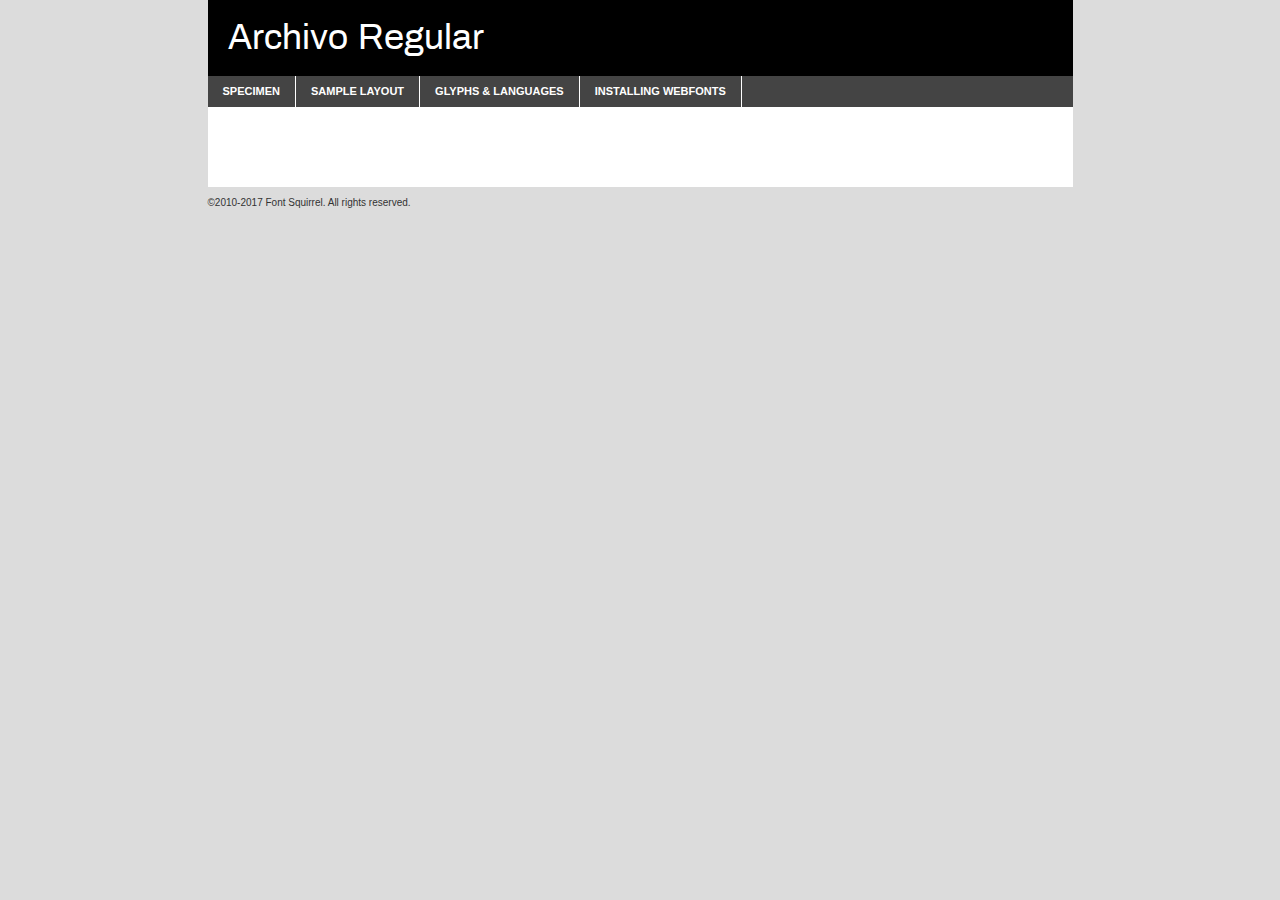
<file: assets/archivo-regular-demo.html>
<!DOCTYPE html PUBLIC "-//W3C//DTD XHTML 1.0 Transitional//EN"
	"http://www.w3.org/TR/xhtml1/DTD/xhtml1-transitional.dtd">

<html xmlns="http://www.w3.org/1999/xhtml" xml:lang="en" lang="en">
<head>
	<meta http-equiv="Content-Type" content="text/html; charset=utf-8" />
	<script src="http://ajax.googleapis.com/ajax/libs/jquery/1.7.2/jquery.min.js" type="text/javascript" charset="utf-8"></script>
	<script type="text/javascript">
	(function($){$.fn.easyTabs=function(option){var param=jQuery.extend({fadeSpeed:"fast",defaultContent:1,activeClass:'active'},option);$(this).each(function(){var thisId="#"+this.id;if(param.defaultContent==''){param.defaultContent=1;}
	if(typeof param.defaultContent=="number")
	{var defaultTab=$(thisId+" .tabs li:eq("+(param.defaultContent-1)+") a").attr('href').substr(1);}else{var defaultTab=param.defaultContent;}
	$(thisId+" .tabs li a").each(function(){var tabToHide=$(this).attr('href').substr(1);$("#"+tabToHide).addClass('easytabs-tab-content');});hideAll();changeContent(defaultTab);function hideAll(){$(thisId+" .easytabs-tab-content").hide();}
	function changeContent(tabId){hideAll();$(thisId+" .tabs li").removeClass(param.activeClass);$(thisId+" .tabs li a[href=#"+tabId+"]").closest('li').addClass(param.activeClass);if(param.fadeSpeed!="none")
	{$(thisId+" #"+tabId).fadeIn(param.fadeSpeed);}else{$(thisId+" #"+tabId).show();}}
	$(thisId+" .tabs li").click(function(){var tabId=$(this).find('a').attr('href').substr(1);changeContent(tabId);return false;});});}})(jQuery);
	</script>
	<link rel="stylesheet" href="specimen_files/specimen_stylesheet.css" type="text/css" charset="utf-8" />
	<link rel="stylesheet" href="stylesheet.css" type="text/css" charset="utf-8" />

	<style type="text/css">
					body{
				font-family: 'archivoregular';
							}
		</style>

	<title>Archivo Regular Specimen</title>
	
	
	<script type="text/javascript" charset="utf-8">
		$(document).ready(function() {
			$('#container').easyTabs({defaultContent:1});
		});
	</script>
</head>

<body>
<div id="container">
	<div id="header">
		Archivo Regular	</div>
	<ul class="tabs">
		<li><a href="#specimen">Specimen</a></li>
		<li><a href="#layout">Sample Layout</a></li>
				<li><a href="#glyphs">Glyphs &amp; Languages</a></li>
		<li><a href="#installing">Installing Webfonts</a></li>
		
	</ul>
	
	<div id="main_content">

		
			<div id="specimen">
		
				<div class="section">
					<div class="grid12 firstcol">
						<div class="huge">AaBb</div>
					</div>
				</div>
		
				<div class="section">
					<div class="glyph_range">A&#x200B;B&#x200b;C&#x200b;D&#x200b;E&#x200b;F&#x200b;G&#x200b;H&#x200b;I&#x200b;J&#x200b;K&#x200b;L&#x200b;M&#x200b;N&#x200b;O&#x200b;P&#x200b;Q&#x200b;R&#x200b;S&#x200b;T&#x200b;U&#x200b;V&#x200b;W&#x200b;X&#x200b;Y&#x200b;Z&#x200b;a&#x200b;b&#x200b;c&#x200b;d&#x200b;e&#x200b;f&#x200b;g&#x200b;h&#x200b;i&#x200b;j&#x200b;k&#x200b;l&#x200b;m&#x200b;n&#x200b;o&#x200b;p&#x200b;q&#x200b;r&#x200b;s&#x200b;t&#x200b;u&#x200b;v&#x200b;w&#x200b;x&#x200b;y&#x200b;z&#x200b;1&#x200b;2&#x200b;3&#x200b;4&#x200b;5&#x200b;6&#x200b;7&#x200b;8&#x200b;9&#x200b;0&#x200b;&amp;&#x200b;.&#x200b;,&#x200b;?&#x200b;!&#x200b;&#64;&#x200b;(&#x200b;)&#x200b;#&#x200b;$&#x200b;%&#x200b;*&#x200b;+&#x200b;-&#x200b;=&#x200b;:&#x200b;;</div>
				</div>
				<div class="section">
					<div class="grid12 firstcol">
						<table class="sample_table">
							<tr><td>10</td><td class="size10">abcdefghijklmnopqrstuvwxyzABCDEFGHIJKLMNOPQRSTUVWXYZ0123456789abcdefghijklmnopqrstuvwxyzABCDEFGHIJKLMNOPQRSTUVWXYZ0123456789abcdefghijklmnopqrstuvwxyzABCDEFGHIJKLMNOPQRSTUVWXYZ</td></tr>
							<tr><td>11</td><td class="size11">abcdefghijklmnopqrstuvwxyzABCDEFGHIJKLMNOPQRSTUVWXYZ0123456789abcdefghijklmnopqrstuvwxyzABCDEFGHIJKLMNOPQRSTUVWXYZ0123456789abcdefghijklmnopqrstuvwxyzABCDEFGHIJKLMNOPQRSTUVWXYZ</td></tr>
							<tr><td>12</td><td class="size12">abcdefghijklmnopqrstuvwxyzABCDEFGHIJKLMNOPQRSTUVWXYZ0123456789abcdefghijklmnopqrstuvwxyzABCDEFGHIJKLMNOPQRSTUVWXYZ0123456789abcdefghijklmnopqrstuvwxyzABCDEFGHIJKLMNOPQRSTUVWXYZ</td></tr>
							<tr><td>13</td><td class="size13">abcdefghijklmnopqrstuvwxyzABCDEFGHIJKLMNOPQRSTUVWXYZ0123456789abcdefghijklmnopqrstuvwxyzABCDEFGHIJKLMNOPQRSTUVWXYZ0123456789abcdefghijklmnopqrstuvwxyzABCDEFGHIJKLMNOPQRSTUVWXYZ</td></tr>
							<tr><td>14</td><td class="size14">abcdefghijklmnopqrstuvwxyzABCDEFGHIJKLMNOPQRSTUVWXYZ0123456789abcdefghijklmnopqrstuvwxyzABCDEFGHIJKLMNOPQRSTUVWXYZ0123456789abcdefghijklmnopqrstuvwxyzABCDEFGHIJKLMNOPQRSTUVWXYZ</td></tr>
							<tr><td>16</td><td class="size16">abcdefghijklmnopqrstuvwxyzABCDEFGHIJKLMNOPQRSTUVWXYZ0123456789abcdefghijklmnopqrstuvwxyzABCDEFGHIJKLMNOPQRSTUVWXYZ</td></tr>
							<tr><td>18</td><td class="size18">abcdefghijklmnopqrstuvwxyzABCDEFGHIJKLMNOPQRSTUVWXYZ0123456789abcdefghijklmnopqrstuvwxyzABCDEFGHIJKLMNOPQRSTUVWXYZ</td></tr>
							<tr><td>20</td><td class="size20">abcdefghijklmnopqrstuvwxyzABCDEFGHIJKLMNOPQRSTUVWXYZ0123456789abcdefghijklmnopqrstuvwxyzABCDEFGHIJKLMNOPQRSTUVWXYZ</td></tr>
							<tr><td>24</td><td class="size24">abcdefghijklmnopqrstuvwxyzABCDEFGHIJKLMNOPQRSTUVWXYZ0123456789abcdefghijklmnopqrstuvwxyzABCDEFGHIJKLMNOPQRSTUVWXYZ</td></tr>
							<tr><td>30</td><td class="size30">abcdefghijklmnopqrstuvwxyzABCDEFGHIJKLMNOPQRSTUVWXYZ0123456789abcdefghijklmnopqrstuvwxyzABCDEFGHIJKLMNOPQRSTUVWXYZ</td></tr>
							<tr><td>36</td><td class="size36">abcdefghijklmnopqrstuvwxyzABCDEFGHIJKLMNOPQRSTUVWXYZ0123456789abcdefghijklmnopqrstuvwxyzABCDEFGHIJKLMNOPQRSTUVWXYZ</td></tr>
							<tr><td>48</td><td class="size48">abcdefghijklmnopqrstuvwxyzABCDEFGHIJKLMNOPQRSTUVWXYZ0123456789abcdefghijklmnopqrstuvwxyzABCDEFGHIJKLMNOPQRSTUVWXYZ</td></tr>
							<tr><td>60</td><td class="size60">abcdefghijklmnopqrstuvwxyzABCDEFGHIJKLMNOPQRSTUVWXYZ0123456789abcdefghijklmnopqrstuvwxyzABCDEFGHIJKLMNOPQRSTUVWXYZ</td></tr>
							<tr><td>72</td><td class="size72">abcdefghijklmnopqrstuvwxyzABCDEFGHIJKLMNOPQRSTUVWXYZ0123456789abcdefghijklmnopqrstuvwxyzABCDEFGHIJKLMNOPQRSTUVWXYZ</td></tr>
							<tr><td>90</td><td class="size90">abcdefghijklmnopqrstuvwxyzABCDEFGHIJKLMNOPQRSTUVWXYZ0123456789abcdefghijklmnopqrstuvwxyzABCDEFGHIJKLMNOPQRSTUVWXYZ</td></tr>
						</table>
				
					</div>
			
				</div>
		
		
		
								<div class="section" id="bodycomparison">


										<div id="xheight">
				<div class="fontbody">&#x25FC;&#x25FC;&#x25FC;&#x25FC;&#x25FC;&#x25FC;&#x25FC;&#x25FC;&#x25FC;&#x25FC;&#x25FC;&#x25FC;&#x25FC;&#x25FC;&#x25FC;&#x25FC;&#x25FC;&#x25FC;&#x25FC;&#x25FC;&#x25FC;&#x25FC;&#x25FC;&#x25FC;&#x25FC;&#x25FC;&#x25FC;&#x25FC;&#x25FC;&#x25FC;&#x25FC;&#x25FC;&#x25FC;&#x25FC;&#x25FC;&#x25FC;&#x25FC;&#x25FC;&#x25FC;&#x25FC;&#x25FC;&#x25FC;&#x25FC;&#x25FC;&#x25FC;&#x25FC;&#x25FC;&#x25FC;&#x25FC;&#x25FC;&#x25FC;&#x25FC;&#x25FC;&#x25FC;&#x25FC;&#x25FC;&#x25FC;&#x25FC;&#x25FC;&#x25FC;&#x25FC;&#x25FC;&#x25FC;&#x25FC;&#x25FC;&#x25FC;&#x25FC;&#x25FC;&#x25FC;&#x25FC;&#x25FC;&#x25FC;&#x25FC;&#x25FC;&#x25FC;&#x25FC;&#x25FC;&#x25FC;&#x25FC;&#x25FC;&#x25FC;&#x25FC;&#x25FC;&#x25FC;&#x25FC;&#x25FC;&#x25FC;&#x25FC;&#x25FC;&#x25FC;&#x25FC;&#x25FC;&#x25FC;&#x25FC;&#x25FC;&#x25FC;&#x25FC;&#x25FC;&#x25FC;body</div><div class="arialbody">body</div><div class="verdanabody">body</div><div class="georgiabody">body</div></div>
										<div class="fontbody" style="z-index:1">
											body<span>Archivo Regular</span>
										</div>
										<div class="arialbody" style="z-index:1">
											body<span>Arial</span>
										</div>
										<div class="verdanabody" style="z-index:1">
											body<span>Verdana</span>
										</div>
										<div class="georgiabody" style="z-index:1">
											body<span>Georgia</span>
										</div>



								</div>
		
		
				<div class="section psample psample_row1" id="">
					
					<div class="grid2 firstcol">
						<p class="size10"><span>10.</span>Aenean lacinia bibendum nulla sed consectetur. Fusce dapibus, tellus ac cursus commodo, tortor mauris condimentum nibh, ut fermentum massa justo sit amet risus. Nullam id dolor id nibh ultricies vehicula ut id elit. Cum sociis natoque penatibus et magnis dis parturient montes, nascetur ridiculus mus. Nulla vitae elit libero, a pharetra augue.</p>
			
					</div>
					<div class="grid3">
						<p class="size11"><span>11.</span>Aenean lacinia bibendum nulla sed consectetur. Fusce dapibus, tellus ac cursus commodo, tortor mauris condimentum nibh, ut fermentum massa justo sit amet risus. Nullam id dolor id nibh ultricies vehicula ut id elit. Cum sociis natoque penatibus et magnis dis parturient montes, nascetur ridiculus mus. Nulla vitae elit libero, a pharetra augue.</p>
			
					</div>
					<div class="grid3">
						<p class="size12"><span>12.</span>Aenean lacinia bibendum nulla sed consectetur. Fusce dapibus, tellus ac cursus commodo, tortor mauris condimentum nibh, ut fermentum massa justo sit amet risus. Nullam id dolor id nibh ultricies vehicula ut id elit. Cum sociis natoque penatibus et magnis dis parturient montes, nascetur ridiculus mus. Nulla vitae elit libero, a pharetra augue.</p>
			
					</div>
					<div class="grid4">
						<p class="size13"><span>13.</span>Aenean lacinia bibendum nulla sed consectetur. Fusce dapibus, tellus ac cursus commodo, tortor mauris condimentum nibh, ut fermentum massa justo sit amet risus. Nullam id dolor id nibh ultricies vehicula ut id elit. Cum sociis natoque penatibus et magnis dis parturient montes, nascetur ridiculus mus. Nulla vitae elit libero, a pharetra augue.</p>
			
					</div>
					<div class="white_blend"></div>
					
				</div>
				<div class="section psample psample_row2" id="">
					<div class="grid3 firstcol">
						<p class="size14"><span>14.</span>Aenean lacinia bibendum nulla sed consectetur. Fusce dapibus, tellus ac cursus commodo, tortor mauris condimentum nibh, ut fermentum massa justo sit amet risus. Nullam id dolor id nibh ultricies vehicula ut id elit. Cum sociis natoque penatibus et magnis dis parturient montes, nascetur ridiculus mus. Nulla vitae elit libero, a pharetra augue.</p>
			
					</div>
					<div class="grid4">
						<p class="size16"><span>16.</span>Aenean lacinia bibendum nulla sed consectetur. Fusce dapibus, tellus ac cursus commodo, tortor mauris condimentum nibh, ut fermentum massa justo sit amet risus. Nullam id dolor id nibh ultricies vehicula ut id elit. Cum sociis natoque penatibus et magnis dis parturient montes, nascetur ridiculus mus. Nulla vitae elit libero, a pharetra augue.</p>
			
					</div>
					<div class="grid5">
						<p class="size18"><span>18.</span>Aenean lacinia bibendum nulla sed consectetur. Fusce dapibus, tellus ac cursus commodo, tortor mauris condimentum nibh, ut fermentum massa justo sit amet risus. Nullam id dolor id nibh ultricies vehicula ut id elit. Cum sociis natoque penatibus et magnis dis parturient montes, nascetur ridiculus mus. Nulla vitae elit libero, a pharetra augue.</p>
			
					</div>

					<div class="white_blend"></div>

				</div>
				
				<div class="section psample psample_row3" id="">
					<div class="grid5 firstcol">
						<p class="size20"><span>20.</span>Aenean lacinia bibendum nulla sed consectetur. Fusce dapibus, tellus ac cursus commodo, tortor mauris condimentum nibh, ut fermentum massa justo sit amet risus. Nullam id dolor id nibh ultricies vehicula ut id elit. Cum sociis natoque penatibus et magnis dis parturient montes, nascetur ridiculus mus. Nulla vitae elit libero, a pharetra augue.</p>
					</div>
					<div class="grid7">
						<p class="size24"><span>24.</span>Aenean lacinia bibendum nulla sed consectetur. Fusce dapibus, tellus ac cursus commodo, tortor mauris condimentum nibh, ut fermentum massa justo sit amet risus. Nullam id dolor id nibh ultricies vehicula ut id elit. Cum sociis natoque penatibus et magnis dis parturient montes, nascetur ridiculus mus. Nulla vitae elit libero, a pharetra augue.</p>
					</div>
					
					<div class="white_blend"></div>
					
				</div>
				
				<div class="section psample psample_row4" id="">
					<div class="grid12 firstcol">
						<p class="size30"><span>30.</span>Aenean lacinia bibendum nulla sed consectetur. Fusce dapibus, tellus ac cursus commodo, tortor mauris condimentum nibh, ut fermentum massa justo sit amet risus. Nullam id dolor id nibh ultricies vehicula ut id elit. Cum sociis natoque penatibus et magnis dis parturient montes, nascetur ridiculus mus. Nulla vitae elit libero, a pharetra augue.</p>
					</div>
					<div class="white_blend"></div>
					
				</div>
				
				
				
				<div class="section psample psample_row1 fullreverse">
					<div class="grid2 firstcol">
						<p class="size10"><span>10.</span>Aenean lacinia bibendum nulla sed consectetur. Fusce dapibus, tellus ac cursus commodo, tortor mauris condimentum nibh, ut fermentum massa justo sit amet risus. Nullam id dolor id nibh ultricies vehicula ut id elit. Cum sociis natoque penatibus et magnis dis parturient montes, nascetur ridiculus mus. Nulla vitae elit libero, a pharetra augue.</p>
			
					</div>
					<div class="grid3">
						<p class="size11"><span>11.</span>Aenean lacinia bibendum nulla sed consectetur. Fusce dapibus, tellus ac cursus commodo, tortor mauris condimentum nibh, ut fermentum massa justo sit amet risus. Nullam id dolor id nibh ultricies vehicula ut id elit. Cum sociis natoque penatibus et magnis dis parturient montes, nascetur ridiculus mus. Nulla vitae elit libero, a pharetra augue.</p>
			
					</div>
					<div class="grid3">
						<p class="size12"><span>12.</span>Aenean lacinia bibendum nulla sed consectetur. Fusce dapibus, tellus ac cursus commodo, tortor mauris condimentum nibh, ut fermentum massa justo sit amet risus. Nullam id dolor id nibh ultricies vehicula ut id elit. Cum sociis natoque penatibus et magnis dis parturient montes, nascetur ridiculus mus. Nulla vitae elit libero, a pharetra augue.</p>
			
					</div>
					<div class="grid4">
						<p class="size13"><span>13.</span>Aenean lacinia bibendum nulla sed consectetur. Fusce dapibus, tellus ac cursus commodo, tortor mauris condimentum nibh, ut fermentum massa justo sit amet risus. Nullam id dolor id nibh ultricies vehicula ut id elit. Cum sociis natoque penatibus et magnis dis parturient montes, nascetur ridiculus mus. Nulla vitae elit libero, a pharetra augue.</p>
			
					</div>
					<div class="black_blend"></div>
					
				</div>
				
				<div class="section psample psample_row2 fullreverse">
					<div class="grid3 firstcol">
						<p class="size14"><span>14.</span>Aenean lacinia bibendum nulla sed consectetur. Fusce dapibus, tellus ac cursus commodo, tortor mauris condimentum nibh, ut fermentum massa justo sit amet risus. Nullam id dolor id nibh ultricies vehicula ut id elit. Cum sociis natoque penatibus et magnis dis parturient montes, nascetur ridiculus mus. Nulla vitae elit libero, a pharetra augue.</p>
			
					</div>
					<div class="grid4">
						<p class="size16"><span>16.</span>Aenean lacinia bibendum nulla sed consectetur. Fusce dapibus, tellus ac cursus commodo, tortor mauris condimentum nibh, ut fermentum massa justo sit amet risus. Nullam id dolor id nibh ultricies vehicula ut id elit. Cum sociis natoque penatibus et magnis dis parturient montes, nascetur ridiculus mus. Nulla vitae elit libero, a pharetra augue.</p>
			
					</div>
					<div class="grid5">
						<p class="size18"><span>18.</span>Aenean lacinia bibendum nulla sed consectetur. Fusce dapibus, tellus ac cursus commodo, tortor mauris condimentum nibh, ut fermentum massa justo sit amet risus. Nullam id dolor id nibh ultricies vehicula ut id elit. Cum sociis natoque penatibus et magnis dis parturient montes, nascetur ridiculus mus. Nulla vitae elit libero, a pharetra augue.</p>
			
					</div>
					<div class="black_blend"></div>

				</div>
				
				<div class="section psample fullreverse psample_row3" id="">
					<div class="grid5 firstcol">
						<p class="size20"><span>20.</span>Aenean lacinia bibendum nulla sed consectetur. Fusce dapibus, tellus ac cursus commodo, tortor mauris condimentum nibh, ut fermentum massa justo sit amet risus. Nullam id dolor id nibh ultricies vehicula ut id elit. Cum sociis natoque penatibus et magnis dis parturient montes, nascetur ridiculus mus. Nulla vitae elit libero, a pharetra augue.</p>
					</div>
					<div class="grid7">
						<p class="size24"><span>24.</span>Aenean lacinia bibendum nulla sed consectetur. Fusce dapibus, tellus ac cursus commodo, tortor mauris condimentum nibh, ut fermentum massa justo sit amet risus. Nullam id dolor id nibh ultricies vehicula ut id elit. Cum sociis natoque penatibus et magnis dis parturient montes, nascetur ridiculus mus. Nulla vitae elit libero, a pharetra augue.</p>
					</div>
					
					<div class="black_blend"></div>
					
				</div>
				
				<div class="section psample fullreverse psample_row4" id="" style="border-bottom: 20px #000 solid;">
					<div class="grid12 firstcol">
						<p class="size30"><span>30.</span>Aenean lacinia bibendum nulla sed consectetur. Fusce dapibus, tellus ac cursus commodo, tortor mauris condimentum nibh, ut fermentum massa justo sit amet risus. Nullam id dolor id nibh ultricies vehicula ut id elit. Cum sociis natoque penatibus et magnis dis parturient montes, nascetur ridiculus mus. Nulla vitae elit libero, a pharetra augue.</p>
					</div>
					<div class="black_blend"></div>
					
				</div>
				
				
				
				
			</div>
			
			<div id="layout">
				
				<div class="section">
					
					<div class="grid12 firstcol">
						<h1>Lorem Ipsum Dolor</h1>
						<h2>Etiam porta sem malesuada magna mollis euismod</h2>
						
						<p class="byline">By <a href="#link">Aenean Lacinia</a></p>
					</div>
				</div>
				<div class="section">
					<div class="grid8 firstcol">
						<p class="large">Donec sed odio dui. Morbi leo risus, porta ac consectetur ac, vestibulum at eros. Fusce dapibus, tellus ac cursus commodo, tortor mauris condimentum nibh, ut fermentum massa justo sit amet risus. </p>

						
						<h3>Pellentesque ornare sem</h3>

						<p>Maecenas sed diam eget risus varius blandit sit amet non magna. Maecenas faucibus mollis interdum. Donec ullamcorper nulla non metus auctor fringilla. Nullam id dolor id nibh ultricies vehicula ut id elit. Nullam id dolor id nibh ultricies vehicula ut id elit. </p>

						<p>Aenean eu leo quam. Pellentesque ornare sem lacinia quam venenatis vestibulum. Lorem ipsum dolor sit amet, consectetur adipiscing elit. Cum sociis natoque penatibus et magnis dis parturient montes, nascetur ridiculus mus. </p>

						<p>Nulla vitae elit libero, a pharetra augue. Praesent commodo cursus magna, vel scelerisque nisl consectetur et. Aenean lacinia bibendum nulla sed consectetur. </p>

						<p>Nullam quis risus eget urna mollis ornare vel eu leo. Nullam quis risus eget urna mollis ornare vel eu leo. Maecenas sed diam eget risus varius blandit sit amet non magna. Donec ullamcorper nulla non metus auctor fringilla. </p>

						<h3>Cras mattis consectetur</h3>

						<p>Aenean eu leo quam. Pellentesque ornare sem lacinia quam venenatis vestibulum. Aenean lacinia bibendum nulla sed consectetur. Integer posuere erat a ante venenatis dapibus posuere velit aliquet. Cras mattis consectetur purus sit amet fermentum. </p>

						<p>Nullam id dolor id nibh ultricies vehicula ut id elit. Nullam quis risus eget urna mollis ornare vel eu leo. Cras mattis consectetur purus sit amet fermentum.</p>
					</div>
					
					<div class="grid4 sidebar">
						
						<div class="box reverse">
							<p class="last">Nullam quis risus eget urna mollis ornare vel eu leo. Donec ullamcorper nulla non metus auctor fringilla. Cras mattis consectetur purus sit amet fermentum. Sed posuere consectetur est at lobortis. Lorem ipsum dolor sit amet, consectetur adipiscing elit. </p>
						</div>
						
						<p class="caption">Maecenas sed diam eget risus varius.</p>

						<p>Vestibulum id ligula porta felis euismod semper. Integer posuere erat a ante venenatis dapibus posuere velit aliquet. Vestibulum id ligula porta felis euismod semper. Sed posuere consectetur est at lobortis. Maecenas sed diam eget risus varius blandit sit amet non magna. Fusce dapibus, tellus ac cursus commodo, tortor mauris condimentum nibh, ut fermentum massa justo sit amet risus. </p>

					

						<p>Duis mollis, est non commodo luctus, nisi erat porttitor ligula, eget lacinia odio sem nec elit. Aenean lacinia bibendum nulla sed consectetur. Vivamus sagittis lacus vel augue laoreet rutrum faucibus dolor auctor. Aenean lacinia bibendum nulla sed consectetur. Nullam quis risus eget urna mollis ornare vel eu leo. </p>

						<p>Praesent commodo cursus magna, vel scelerisque nisl consectetur et. Donec ullamcorper nulla non metus auctor fringilla. Maecenas faucibus mollis interdum. Fusce dapibus, tellus ac cursus commodo, tortor mauris condimentum nibh, ut fermentum massa justo sit amet risus. </p>

					</div>
				</div>
				
			</div>


			



		<div id="glyphs">
			<div class="section">
				<div class="grid12 firstcol">
			
				<h1>Language Support</h1>
				<p>The subset of Archivo Regular in this kit supports the following languages:<br />
			
					Albanian, Basque, Breton, Chamorro, Danish, Dutch, English, Faroese, Finnish, French, Frisian, Galician, German, Icelandic, Italian, Malagasy, Norwegian, Portuguese, Spanish, Alsatian, Aragonese, Arapaho, Arrernte, Asturian, Aymara, Bislama, Cebuano, Corsican, Fijian, French_creole, Genoese, Gilbertese, Greenlandic, Haitian_creole, Hiligaynon, Hmong, Hopi, Ibanag, Iloko_ilokano, Indonesian, Interglossa_glosa, Interlingua, Irish_gaelic, Jerriais, Lojban, Lombard, Luxembourgeois, Manx, Mohawk, Norfolk_pitcairnese, Occitan, Oromo, Pangasinan, Papiamento, Piedmontese, Potawatomi, Rhaeto-romance, Romansh, Rotokas, Sami_lule, Samoan, Sardinian, Scots_gaelic, Seychelles_creole, Shona, Sicilian, Somali, Southern_ndebele, Swahili, Swati_swazi, Tagalog_filipino_pilipino, Tetum, Tok_pisin, Uyghur_latinized, Volapuk, Walloon, Warlpiri, Xhosa, Yapese, Zulu, Latinbasic, Ubasic, Demo				</p>
				<h1>Glyph Chart</h1>
				<p>The subset of Archivo Regular in this kit includes all the glyphs listed below. Unicode entities are included above each glyph to help you insert individual characters into your layout.</p>
				<div id="glyph_chart">
			
																														 <div><p>&amp;#13;</p>&#13;</div>
																				 <div><p>&amp;#32;</p>&#32;</div>
																				 <div><p>&amp;#33;</p>&#33;</div>
																				 <div><p>&amp;#34;</p>&#34;</div>
																				 <div><p>&amp;#35;</p>&#35;</div>
																				 <div><p>&amp;#36;</p>&#36;</div>
																				 <div><p>&amp;#37;</p>&#37;</div>
																				 <div><p>&amp;#38;</p>&#38;</div>
																				 <div><p>&amp;#39;</p>&#39;</div>
																				 <div><p>&amp;#40;</p>&#40;</div>
																				 <div><p>&amp;#41;</p>&#41;</div>
																				 <div><p>&amp;#42;</p>&#42;</div>
																				 <div><p>&amp;#43;</p>&#43;</div>
																				 <div><p>&amp;#44;</p>&#44;</div>
																				 <div><p>&amp;#45;</p>&#45;</div>
																				 <div><p>&amp;#46;</p>&#46;</div>
																				 <div><p>&amp;#47;</p>&#47;</div>
																				 <div><p>&amp;#48;</p>&#48;</div>
																				 <div><p>&amp;#49;</p>&#49;</div>
																				 <div><p>&amp;#50;</p>&#50;</div>
																				 <div><p>&amp;#51;</p>&#51;</div>
																				 <div><p>&amp;#52;</p>&#52;</div>
																				 <div><p>&amp;#53;</p>&#53;</div>
																				 <div><p>&amp;#54;</p>&#54;</div>
																				 <div><p>&amp;#55;</p>&#55;</div>
																				 <div><p>&amp;#56;</p>&#56;</div>
																				 <div><p>&amp;#57;</p>&#57;</div>
																				 <div><p>&amp;#58;</p>&#58;</div>
																				 <div><p>&amp;#59;</p>&#59;</div>
																				 <div><p>&amp;#60;</p>&#60;</div>
																				 <div><p>&amp;#61;</p>&#61;</div>
																				 <div><p>&amp;#62;</p>&#62;</div>
																				 <div><p>&amp;#63;</p>&#63;</div>
																				 <div><p>&amp;#64;</p>&#64;</div>
																				 <div><p>&amp;#65;</p>&#65;</div>
																				 <div><p>&amp;#66;</p>&#66;</div>
																				 <div><p>&amp;#67;</p>&#67;</div>
																				 <div><p>&amp;#68;</p>&#68;</div>
																				 <div><p>&amp;#69;</p>&#69;</div>
																				 <div><p>&amp;#70;</p>&#70;</div>
																				 <div><p>&amp;#71;</p>&#71;</div>
																				 <div><p>&amp;#72;</p>&#72;</div>
																				 <div><p>&amp;#73;</p>&#73;</div>
																				 <div><p>&amp;#74;</p>&#74;</div>
																				 <div><p>&amp;#75;</p>&#75;</div>
																				 <div><p>&amp;#76;</p>&#76;</div>
																				 <div><p>&amp;#77;</p>&#77;</div>
																				 <div><p>&amp;#78;</p>&#78;</div>
																				 <div><p>&amp;#79;</p>&#79;</div>
																				 <div><p>&amp;#80;</p>&#80;</div>
																				 <div><p>&amp;#81;</p>&#81;</div>
																				 <div><p>&amp;#82;</p>&#82;</div>
																				 <div><p>&amp;#83;</p>&#83;</div>
																				 <div><p>&amp;#84;</p>&#84;</div>
																				 <div><p>&amp;#85;</p>&#85;</div>
																				 <div><p>&amp;#86;</p>&#86;</div>
																				 <div><p>&amp;#87;</p>&#87;</div>
																				 <div><p>&amp;#88;</p>&#88;</div>
																				 <div><p>&amp;#89;</p>&#89;</div>
																				 <div><p>&amp;#90;</p>&#90;</div>
																				 <div><p>&amp;#91;</p>&#91;</div>
																				 <div><p>&amp;#92;</p>&#92;</div>
																				 <div><p>&amp;#93;</p>&#93;</div>
																				 <div><p>&amp;#94;</p>&#94;</div>
																				 <div><p>&amp;#95;</p>&#95;</div>
																				 <div><p>&amp;#96;</p>&#96;</div>
																				 <div><p>&amp;#97;</p>&#97;</div>
																				 <div><p>&amp;#98;</p>&#98;</div>
																				 <div><p>&amp;#99;</p>&#99;</div>
																				 <div><p>&amp;#100;</p>&#100;</div>
																				 <div><p>&amp;#101;</p>&#101;</div>
																				 <div><p>&amp;#102;</p>&#102;</div>
																				 <div><p>&amp;#103;</p>&#103;</div>
																				 <div><p>&amp;#104;</p>&#104;</div>
																				 <div><p>&amp;#105;</p>&#105;</div>
																				 <div><p>&amp;#106;</p>&#106;</div>
																				 <div><p>&amp;#107;</p>&#107;</div>
																				 <div><p>&amp;#108;</p>&#108;</div>
																				 <div><p>&amp;#109;</p>&#109;</div>
																				 <div><p>&amp;#110;</p>&#110;</div>
																				 <div><p>&amp;#111;</p>&#111;</div>
																				 <div><p>&amp;#112;</p>&#112;</div>
																				 <div><p>&amp;#113;</p>&#113;</div>
																				 <div><p>&amp;#114;</p>&#114;</div>
																				 <div><p>&amp;#115;</p>&#115;</div>
																				 <div><p>&amp;#116;</p>&#116;</div>
																				 <div><p>&amp;#117;</p>&#117;</div>
																				 <div><p>&amp;#118;</p>&#118;</div>
																				 <div><p>&amp;#119;</p>&#119;</div>
																				 <div><p>&amp;#120;</p>&#120;</div>
																				 <div><p>&amp;#121;</p>&#121;</div>
																				 <div><p>&amp;#122;</p>&#122;</div>
																				 <div><p>&amp;#123;</p>&#123;</div>
																				 <div><p>&amp;#124;</p>&#124;</div>
																				 <div><p>&amp;#125;</p>&#125;</div>
																				 <div><p>&amp;#126;</p>&#126;</div>
																				 <div><p>&amp;#160;</p>&#160;</div>
																				 <div><p>&amp;#161;</p>&#161;</div>
																				 <div><p>&amp;#162;</p>&#162;</div>
																				 <div><p>&amp;#163;</p>&#163;</div>
																				 <div><p>&amp;#164;</p>&#164;</div>
																				 <div><p>&amp;#165;</p>&#165;</div>
																				 <div><p>&amp;#166;</p>&#166;</div>
																				 <div><p>&amp;#167;</p>&#167;</div>
																				 <div><p>&amp;#168;</p>&#168;</div>
																				 <div><p>&amp;#169;</p>&#169;</div>
																				 <div><p>&amp;#170;</p>&#170;</div>
																				 <div><p>&amp;#171;</p>&#171;</div>
																				 <div><p>&amp;#172;</p>&#172;</div>
																				 <div><p>&amp;#173;</p>&#173;</div>
																				 <div><p>&amp;#174;</p>&#174;</div>
																				 <div><p>&amp;#175;</p>&#175;</div>
																				 <div><p>&amp;#176;</p>&#176;</div>
																				 <div><p>&amp;#177;</p>&#177;</div>
																				 <div><p>&amp;#178;</p>&#178;</div>
																				 <div><p>&amp;#179;</p>&#179;</div>
																				 <div><p>&amp;#180;</p>&#180;</div>
																				 <div><p>&amp;#181;</p>&#181;</div>
																				 <div><p>&amp;#182;</p>&#182;</div>
																				 <div><p>&amp;#183;</p>&#183;</div>
																				 <div><p>&amp;#184;</p>&#184;</div>
																				 <div><p>&amp;#185;</p>&#185;</div>
																				 <div><p>&amp;#186;</p>&#186;</div>
																				 <div><p>&amp;#187;</p>&#187;</div>
																				 <div><p>&amp;#188;</p>&#188;</div>
																				 <div><p>&amp;#189;</p>&#189;</div>
																				 <div><p>&amp;#190;</p>&#190;</div>
																				 <div><p>&amp;#191;</p>&#191;</div>
																				 <div><p>&amp;#192;</p>&#192;</div>
																				 <div><p>&amp;#193;</p>&#193;</div>
																				 <div><p>&amp;#194;</p>&#194;</div>
																				 <div><p>&amp;#195;</p>&#195;</div>
																				 <div><p>&amp;#196;</p>&#196;</div>
																				 <div><p>&amp;#197;</p>&#197;</div>
																				 <div><p>&amp;#198;</p>&#198;</div>
																				 <div><p>&amp;#199;</p>&#199;</div>
																				 <div><p>&amp;#200;</p>&#200;</div>
																				 <div><p>&amp;#201;</p>&#201;</div>
																				 <div><p>&amp;#202;</p>&#202;</div>
																				 <div><p>&amp;#203;</p>&#203;</div>
																				 <div><p>&amp;#204;</p>&#204;</div>
																				 <div><p>&amp;#205;</p>&#205;</div>
																				 <div><p>&amp;#206;</p>&#206;</div>
																				 <div><p>&amp;#207;</p>&#207;</div>
																				 <div><p>&amp;#208;</p>&#208;</div>
																				 <div><p>&amp;#209;</p>&#209;</div>
																				 <div><p>&amp;#210;</p>&#210;</div>
																				 <div><p>&amp;#211;</p>&#211;</div>
																				 <div><p>&amp;#212;</p>&#212;</div>
																				 <div><p>&amp;#213;</p>&#213;</div>
																				 <div><p>&amp;#214;</p>&#214;</div>
																				 <div><p>&amp;#215;</p>&#215;</div>
																				 <div><p>&amp;#216;</p>&#216;</div>
																				 <div><p>&amp;#217;</p>&#217;</div>
																				 <div><p>&amp;#218;</p>&#218;</div>
																				 <div><p>&amp;#219;</p>&#219;</div>
																				 <div><p>&amp;#220;</p>&#220;</div>
																				 <div><p>&amp;#221;</p>&#221;</div>
																				 <div><p>&amp;#222;</p>&#222;</div>
																				 <div><p>&amp;#223;</p>&#223;</div>
																				 <div><p>&amp;#224;</p>&#224;</div>
																				 <div><p>&amp;#225;</p>&#225;</div>
																				 <div><p>&amp;#226;</p>&#226;</div>
																				 <div><p>&amp;#227;</p>&#227;</div>
																				 <div><p>&amp;#228;</p>&#228;</div>
																				 <div><p>&amp;#229;</p>&#229;</div>
																				 <div><p>&amp;#230;</p>&#230;</div>
																				 <div><p>&amp;#231;</p>&#231;</div>
																				 <div><p>&amp;#232;</p>&#232;</div>
																				 <div><p>&amp;#233;</p>&#233;</div>
																				 <div><p>&amp;#234;</p>&#234;</div>
																				 <div><p>&amp;#235;</p>&#235;</div>
																				 <div><p>&amp;#236;</p>&#236;</div>
																				 <div><p>&amp;#237;</p>&#237;</div>
																				 <div><p>&amp;#238;</p>&#238;</div>
																				 <div><p>&amp;#239;</p>&#239;</div>
																				 <div><p>&amp;#240;</p>&#240;</div>
																				 <div><p>&amp;#241;</p>&#241;</div>
																				 <div><p>&amp;#242;</p>&#242;</div>
																				 <div><p>&amp;#243;</p>&#243;</div>
																				 <div><p>&amp;#244;</p>&#244;</div>
																				 <div><p>&amp;#245;</p>&#245;</div>
																				 <div><p>&amp;#246;</p>&#246;</div>
																				 <div><p>&amp;#247;</p>&#247;</div>
																				 <div><p>&amp;#248;</p>&#248;</div>
																				 <div><p>&amp;#249;</p>&#249;</div>
																				 <div><p>&amp;#250;</p>&#250;</div>
																				 <div><p>&amp;#251;</p>&#251;</div>
																				 <div><p>&amp;#252;</p>&#252;</div>
																				 <div><p>&amp;#253;</p>&#253;</div>
																				 <div><p>&amp;#254;</p>&#254;</div>
																				 <div><p>&amp;#255;</p>&#255;</div>
																				 <div><p>&amp;#338;</p>&#338;</div>
																				 <div><p>&amp;#339;</p>&#339;</div>
																				 <div><p>&amp;#376;</p>&#376;</div>
																				 <div><p>&amp;#710;</p>&#710;</div>
																				 <div><p>&amp;#732;</p>&#732;</div>
																				 <div><p>&amp;#8192;</p>&#8192;</div>
																				 <div><p>&amp;#8193;</p>&#8193;</div>
																				 <div><p>&amp;#8194;</p>&#8194;</div>
																				 <div><p>&amp;#8195;</p>&#8195;</div>
																				 <div><p>&amp;#8196;</p>&#8196;</div>
																				 <div><p>&amp;#8197;</p>&#8197;</div>
																				 <div><p>&amp;#8198;</p>&#8198;</div>
																				 <div><p>&amp;#8199;</p>&#8199;</div>
																				 <div><p>&amp;#8200;</p>&#8200;</div>
																				 <div><p>&amp;#8201;</p>&#8201;</div>
																				 <div><p>&amp;#8202;</p>&#8202;</div>
																				 <div><p>&amp;#8208;</p>&#8208;</div>
																				 <div><p>&amp;#8209;</p>&#8209;</div>
																				 <div><p>&amp;#8210;</p>&#8210;</div>
																				 <div><p>&amp;#8211;</p>&#8211;</div>
																				 <div><p>&amp;#8212;</p>&#8212;</div>
																				 <div><p>&amp;#8216;</p>&#8216;</div>
																				 <div><p>&amp;#8217;</p>&#8217;</div>
																				 <div><p>&amp;#8218;</p>&#8218;</div>
																				 <div><p>&amp;#8220;</p>&#8220;</div>
																				 <div><p>&amp;#8221;</p>&#8221;</div>
																				 <div><p>&amp;#8222;</p>&#8222;</div>
																				 <div><p>&amp;#8226;</p>&#8226;</div>
																				 <div><p>&amp;#8230;</p>&#8230;</div>
																				 <div><p>&amp;#8239;</p>&#8239;</div>
																				 <div><p>&amp;#8249;</p>&#8249;</div>
																				 <div><p>&amp;#8250;</p>&#8250;</div>
																				 <div><p>&amp;#8287;</p>&#8287;</div>
																				 <div><p>&amp;#8364;</p>&#8364;</div>
																				 <div><p>&amp;#8482;</p>&#8482;</div>
																				 <div><p>&amp;#9724;</p>&#9724;</div>
																				 <div><p>&amp;#64257;</p>&#64257;</div>
																				 <div><p>&amp;#64258;</p>&#64258;</div>
																																						</div>	
				</div>
		
		
			</div>
		</div>
		
		
		<div id="specs">
			
		</div>
	
		<div id="installing">
			<div class="section">
				<div class="grid7 firstcol">
					<h1>Installing Webfonts</h1>
					
					<p>Webfonts are supported by all major browser platforms but not all in the same way. There are currently four different font formats that must be included in order to target all browsers. This includes TTF, WOFF, EOT and SVG.</p>
					
					<h2>1. Upload your webfonts</h2>
					<p>You must upload your webfont kit to your website. They should be in or near the same directory as your CSS files.</p>
					
					<h2>2. Include the webfont stylesheet</h2>
					<p>A special CSS @font-face declaration helps the various browsers select the appropriate font it needs without causing you a bunch of headaches. Learn more about this syntax by reading the <a href="https://www.fontspring.com/blog/further-hardening-of-the-bulletproof-syntax">Fontspring blog post</a> about it. The code for it is as follows:</p>


<code>
@font-face{ 
	font-family: 'MyWebFont';
	src: url('WebFont.eot');
	src: url('WebFont.eot?#iefix') format('embedded-opentype'),
	     url('WebFont.woff') format('woff'),
	     url('WebFont.ttf') format('truetype'),
	     url('WebFont.svg#webfont') format('svg');
}
</code>

	<p>We've already gone ahead and generated the code for you. All you have to do is link to the stylesheet in your HTML, like this:</p>
	<code>&lt;link rel=&quot;stylesheet&quot; href=&quot;stylesheet.css&quot; type=&quot;text/css&quot; charset=&quot;utf-8&quot; /&gt;</code>

					<h2>3. Modify your own stylesheet</h2>
					<p>To take advantage of your new fonts, you must tell your stylesheet to use them. Look at the original @font-face declaration above and find the property called "font-family." The name linked there will be what you use to reference the font. Prepend that webfont name to the font stack in the "font-family" property, inside the selector you want to change. For example:</p>
<code>p { font-family: 'WebFont', Arial, sans-serif; }</code>

<h2>4. Test</h2>
<p>Getting webfonts to work cross-browser <em>can</em> be tricky. Use the information in the sidebar to help you if you find that fonts aren't loading in a particular browser.</p>
				</div>
				
				<div class="grid5 sidebar">
					<div class="box">
						<h2>Troubleshooting<br />Font-Face Problems</h2>
						<p>Having trouble getting your webfonts to load in your new website? Here are some tips to sort out what might be the problem.</p>

						<h3>Fonts not showing in any browser</h3>

						<p>This sounds like you need to work on the plumbing. You either did not upload the fonts to the correct directory, or you did not link the fonts properly in the CSS. If you've confirmed that all this is correct and you still have a problem, take a look at your .htaccess file and see if requests are getting intercepted.</p>

						<h3>Fonts not loading in iPhone or iPad</h3>

						<p>The most common problem here is that you are serving the fonts from an IIS server. IIS refuses to serve files that have unknown MIME types. If that is the case, you must set the MIME type for SVG to "image/svg+xml" in the server settings. Follow these instructions from Microsoft if you need help.</p>

						<h3>Fonts not loading in Firefox</h3>

						<p>The primary reason for this failure? You are still using a version Firefox older than 3.5. So upgrade already! If that isn't it, then you are very likely serving fonts from a different domain. Firefox requires that all font assets be served from the same domain. Lastly it is possible that you need to add WOFF to your list of MIME types (if you are serving via IIS.)</p>

						<h3>Fonts not loading in IE</h3>

						<p>Are you looking at Internet Explorer on an actual Windows machine or are you cheating by using a service like Adobe BrowserLab? Many of these screenshot services do not render @font-face for IE. Best to test it on a real machine.</p>

						<h3>Fonts not loading in IE9</h3>

						<p>IE9, like Firefox, requires that fonts be served from the same domain as the website. Make sure that is the case.</p>
					</div>
				</div>
			</div>
			
		</div>
	
	</div>
	<div id="footer">
		<p>&copy;2010-2017 Font Squirrel. All rights reserved.</p>
	</div>
</div>
</body>
</html>
</file>
<file: assets/stylesheet.css>
@font-face {
    font-family: 'archivoregular';
    src: url('archivo-regular-webfont.woff2') format('woff2'),
         url('archivo-regular-webfont.woff') format('woff');
    font-weight: normal;
    font-style: normal;
}
</file>
<file: styles.css>
#prompt-container {
  font-family: 'Archivo', sans-serif;
  text-rendering: optimizeLegibility;
  font-weight: 100;
  font-size: 24px;
  letter-spacing: 3px;
}

.keyboard-container {
  margin-top: 135px;
}

#target-letter {
  font-size: 38px;  
}

.keys-row {
  margin-top: 40px;
  padding: 10px 0;
}

#feedback {
  overflow-wrap: anywhere;
  width: 100%;
  font-size: 20px;
}
.glyphicon-ok {
  color: #1DA237
}

.glyphicon-remove {
  color : #CD2626
}

.well-lg{
  padding: 14px;
}

.keys-row {
  margin-top: 20px;
  padding: 10px 0;
}

#space{
  margin:20px 23%;
}

#highlight{
  background-color: #f5b5d3f5;
}

kbd{
  background-color: #f5b5d3f5;
  font-family: 'archivoregular', sans-serif;
  border: transparent;
  color: black;
  padding: 10px;
  font-size: x-large;
}

#target{
  margin-top: 20px;
  padding-top: 20px ;
  border-top:1px solid black ;
  width: fit-content;
  border-bottom:1px solid black ;
}
</file>
<file: styles2.css>
@import url('https://fonts.googleapis.com/css2?family=Archivo:wght@800&display=swap');

.main{
    position: fixed;
    overflow-y: hidden;
    width: 100%;
    height: 100%;
    background-image: linear-gradient(to right bottom,#91EAE4, #2980B9,#2980B9);
    z-index: -1;
    top:0;
    overflow-x: hidden;
}

#circle1{
    position: absolute;
    width: 700px;
    height: 700px;
    border-radius: 50%;
    background-image: linear-gradient(#e93488,#F9C449);
    filter: blur(80px);
    bottom: -500px;
    left: -200px;
    
}

#circle2{
    position: absolute;
    width: 1000px;
    height: 1000px;
    border-radius: 50%;
    background-image: linear-gradient(#e93488,#F9C449);
    filter: blur(80px);
    bottom: -550px;
    right: -300px;
}

#circle3{
    position: absolute;
    width: 350px;
    height: 350px;
    border-radius: 50%;
    background-image: linear-gradient(#e93488,#F9C449);;
    filter: blur(80px);
    top: -50px;
    left:600px
}

#inner{
    margin: 50px auto;
    padding: 30px 70px;
    background-color: azure;
    border-radius: 10px;
    opacity: 0.75;
    overflow-y: auto;
    overflow-x: hidden;
    width:1100px;
}
.logo{
    cursor: pointer;
}

img#logo{
    width: 100px;
    border-right: 1px solid gray;
    margin-right: 10px;
}

nav{
    display: flex;
    align-items: center;
    justify-content:space-between;
    font-weight:400;
    font-size: 115%;
}

.ends a{
    margin:15px ;
    color: inherit;
    cursor: pointer;
    text-decoration: none;
}

.ends a:hover{
    color: #e93488;
}

.content{
    padding: 40px;
    display: flex;
    border-bottom: 1px solid black;
    width: auto;
}

.description{
    font-family: 'Archivo', sans-serif;
    font-size: x-large;
    color: black;
    align-self: center;
    text-align: justify;
}

img#content-image{
    margin: auto;
    width: 450px;
    padding: 60px 40px 50px 60px;
}

.plays{
    display: flex;
    flex-wrap: wrap;
    flex-direction: column;
}

.plays button.start {
    font-family: 'archivoregular', sans-serif;
    font-size: large;
    padding: 10px;
    border: none;
    width: 100px;
    margin: auto;
    background-color: #f5b5d3f5;
    border-radius: 10px;
}

button.start:hover{
    color: purple;
}

.guide{
    padding: 20px;
    font-family: 'Archivo', sans-serif;
    margin:auto 30px;
    
}

ol>li{
    font-size: 120%;
    padding: 10px;
}

#words{
    border-top: 1px solid black;
    padding: 20px;
    font-family: 'Archivo', sans-serif;
    margin:auto 30px;
    display: flex;
    flex-direction: column;
}

textarea{
    padding: 20px;
    border-radius: 10px;
    border-color: gray;
    margin: 20px;
    display: block;
    letter-spacing: 2px;
    width: 90%;
    margin: 30px auto;
}

#words div{
    display: flex;
    justify-content: center;
}

#words button{
    width: auto;
    font-family: 'archivoregular', sans-serif;
    font-size: large;
    background-color: #f5b5d3f5;
    border: transparent;
    padding: 10px;
    border-radius: 10px;
    margin: 20px ;
}
</file>
<file: assets/specimen_files/specimen_stylesheet.css>
@import url('grid_12-825-55-15.css');

/*  
	CSS Reset by Eric Meyer - Released under Public Domain
    http://meyerweb.com/eric/tools/css/reset/
*/
html, body, div, span, applet, object, iframe,
h1, h2, h3, h4, h5, h6, p, blockquote, pre,
a, abbr, acronym, address, big, cite, code,
del, dfn, em, font, img, ins, kbd, q, s, samp,
small, strike, strong, sub, sup, tt, var,
b, u, i, center, dl, dt, dd, ol, ul, li,
fieldset, form, label, legend, table, 
caption, tbody, tfoot, thead, tr, th, td 
                  {margin: 0;padding: 0;border: 0;outline: 0;
                  font-size: 100%;vertical-align: baseline;
                  background: transparent;}
body              {line-height: 1;}
ol, ul            {list-style: none;}
blockquote, q     {quotes: none;}
blockquote:before, blockquote:after,
q:before, q:after {content: '';	content: none;}
:focus            {outline: 0;}
ins               {text-decoration: none;}
del               {text-decoration: line-through;}
table             {border-collapse: collapse;border-spacing: 0;}




body {
	color: #000;
	background-color: #dcdcdc;
}

a {
	text-decoration: none;
	color: #1883ba;
}

h1{
	font-size: 32px;
	font-weight: normal;
	font-style: normal;
	margin-bottom: 18px;
}

h2{
	font-size: 18px;
}

#container {
	width: 865px;
	margin: 0px auto;
}


#header {
	padding: 20px;
	font-size: 36px;
	background-color: #000;
	color: #fff;
}

#header span {
	color: #666;
}
#main_content {
	background-color: #fff;
	padding: 60px 20px 20px;
}


#footer p {
	margin: 0;
	padding-top: 10px;
	padding-bottom: 50px;
	color: #333;
	font: 10px Arial, sans-serif;
}

.tabs {
	width: 100%;
	height: 31px;
	background-color: #444;
}
.tabs li {
	float:  left;
	margin: 0;
	overflow: hidden;
	background-color: #444;
}
.tabs li a {
	display: block;
	color: #fff;
	text-decoration: none;
	font: bold 11px/11px 'Arial';
	text-transform: uppercase;
	padding: 10px 15px;
	border-right: 1px solid #fff;
}

.tabs li a:hover {
		background-color: #00b3ff;

}

.tabs li.active a {
	color:  #000;
	background-color: #fff;
}



div.huge {
	
	font-size: 300px;
	line-height: 1em;
	padding: 0;
	letter-spacing: -.02em;
	overflow: hidden;
}
div.glyph_range {
	font-size: 72px;
	line-height: 1.1em;
}

.size10{ font-size: 10px; }
.size11{ font-size: 11px; }
.size12{ font-size: 12px; }
.size13{ font-size: 13px; }
.size14{ font-size: 14px; }
.size16{ font-size: 16px; }
.size18{ font-size: 18px; }
.size20{ font-size: 20px; }
.size24{ font-size: 24px; }
.size30{ font-size: 30px; }
.size36{ font-size: 36px; }
.size48{ font-size: 48px; }
.size60{ font-size: 60px; }
.size72{ font-size: 72px; }
.size90{ font-size: 90px; }


.psample_row1 {	height: 120px;}
.psample_row1 {	height: 120px;}
.psample_row2 {	height: 160px;}
.psample_row3 {	height: 160px;}
.psample_row4 {	height: 160px;}

.psample {
	overflow: hidden;
	position: relative;
}
.psample p {
	line-height: 1.3em;
	display: block;
	overflow: hidden;
	margin: 0;
}

.psample span {
	margin-right: .5em;
}

.white_blend {
	width: 100%;
	height: 61px;
	background-image: url([data-uri]);
	position: absolute;
	bottom: 0;
}
.black_blend {
	width: 100%;
	height: 61px;
	background-image: url([data-uri]);
	position: absolute;
	bottom: 0;
}
.fullreverse {
	background:  #000 !important;
	color:  #fff !important;
	margin-left: -20px;
	padding-left: 20px;
	margin-right: -20px;
	padding-right: 20px;
	padding: 20px;
	margin-bottom:0;
}


.sample_table td {
	padding-top: 3px;
	padding-bottom:5px;
	padding-left: 5px;
	vertical-align: middle;
	line-height: 1.2em;
}

.sample_table td:first-child {
	background-color: #eee;
	text-align: right;
	padding-right: 5px;
	padding-left: 0;
	padding: 5px;
	font: 11px/12px "Courier New", Courier, mono;
}

code {
	white-space: pre;
	background-color: #eee;
	display: block;
	padding: 10px;
	margin-bottom: 18px;
	overflow: auto;
}


.bottom,.last 	{margin-bottom:0 !important; padding-bottom:0 !important;}

.box  { 
  padding: 18px; 
  margin-bottom: 18px; 
  background: #eee; 
}

.reverse,.reversed { background:  #000 !important;color:  #fff !important; border: none !important;}

#bodycomparison {
	position: relative;
	overflow: hidden;
	font-size: 72px;
	height: 90px;
	white-space: nowrap;
}

#bodycomparison div{
	font-size: 72px;
	line-height: 90px;
	display: inline;
	margin: 0 15px 0 0;
	padding: 0;
}

#bodycomparison div span{
	font: 10px Arial;
	position: absolute;
	left: 0;
}
#xheight {
	float: none;
	position: absolute;
	color: #d9f3ff;
	font-size: 72px;
	line-height: 90px;
}

.fontbody {
 position: relative;
}
.arialbody{
	font-family: Arial;
	position: relative;
}
.verdanabody{
	font-family: Verdana;
	position: relative;
}
.georgiabody{
	font-family: Georgia;
	position: relative;
}

/* @group Layout page
 */

#layout h1 {
	font-size: 36px;
	line-height: 42px;
	font-weight: normal;
	font-style: normal;
}

#layout h2 {
	font-size: 24px;
	line-height: 23px;
	font-weight: normal;
	font-style: normal;
}

#layout h3 {
	font-size: 22px;
	line-height: 1.4em;
	margin-top: 1em;
	font-weight: normal;
	font-style: normal;
}


#layout p.byline {
	font-size: 12px;
	margin-top: 18px;
	line-height: 12px;
	margin-bottom: 0;
}
#layout p {
	font-size: 14px;
	line-height: 21px;
	margin-bottom: .5em;
}

#layout p.large{
	font-size: 18px;
	line-height: 26px;
}

#layout .sidebar p{
	font-size: 12px;
	line-height: 1.4em;
}

#layout p.caption {
	font-size: 10px;
	margin-top: -16px;
	margin-bottom: 18px;
}

/* @end */

/* @group Glyphs */

#glyph_chart div{
	background-color: #d9f3ff;
	color: black;
	float: left;
	font-size: 36px;
	height: 1.2em;
	line-height: 1.2em;
	margin-bottom: 1px;
	margin-right: 1px;
	text-align: center;
	width: 1.2em;
	position: relative;
	padding: .6em .2em .2em;
}

#glyph_chart div p {
	position: absolute;
	left: 0;
	top: 0;
	display: block;
	text-align: center;
	font: bold 9px Arial, sans-serif;
	background-color: #3a768f;
	width: 100%;
	color: #fff;
	padding: 2px 0;
}


#glyphs h1 {
	font-family: Arial, sans-serif;
}
/* @end */

/* @group Installing */

#installing {
	font: 13px Arial, sans-serif;
}

#installing p,
#glyphs p{
	line-height: 1.2em;
	margin-bottom: 18px;
	font: 13px Arial, sans-serif;
}



#installing h3{
	font-size: 15px;
	margin-top: 18px;
}

/* @end */

#rendering h1 {
	font-family: Arial, sans-serif;
}
.render_table td {
	font: 11px "Courier New", Courier, mono;
	vertical-align: middle;
}
</file>
